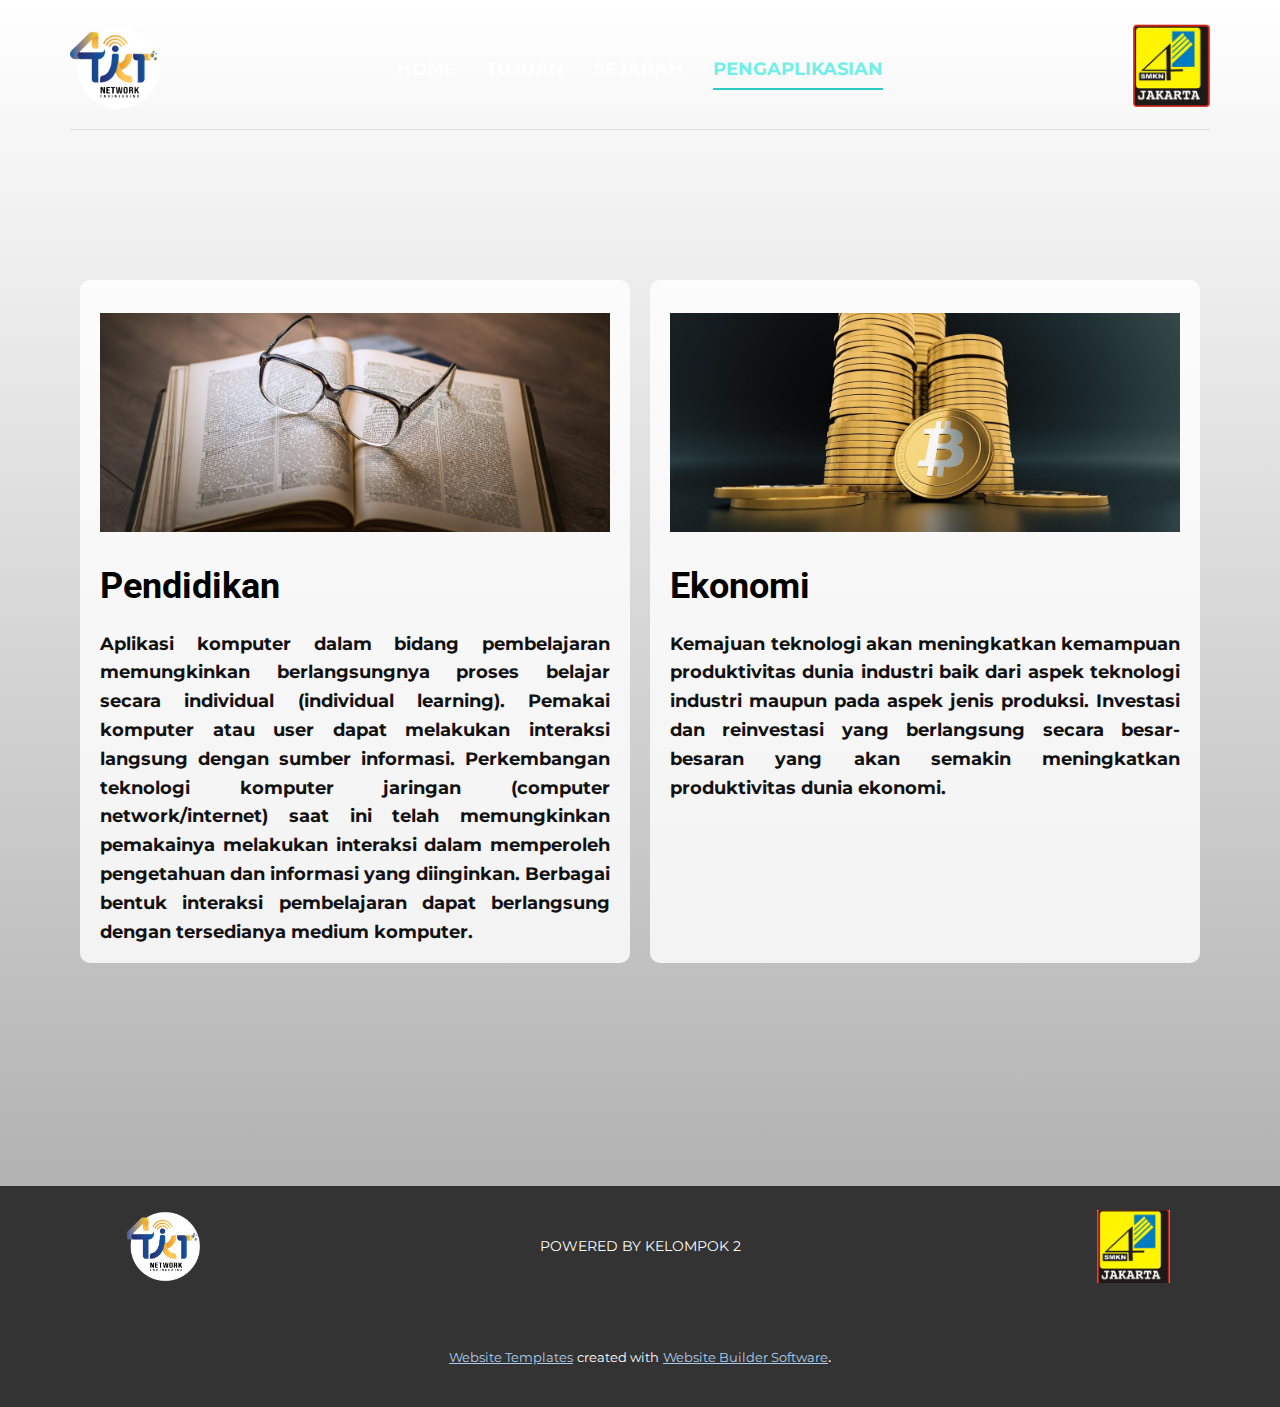
<file: Pengaplikasian.html>
<!DOCTYPE html>
<html style="font-size: 16px;" lang="en"><head>
    <meta name="viewport" content="width=device-width, initial-scale=1.0">
    <meta charset="utf-8">
    <meta name="keywords" content="">
    <meta name="description" content="">
    <title>Pengaplikasian</title>
    <link rel="stylesheet" href="nicepage.css" media="screen">
<link rel="stylesheet" href="Pengaplikasian.css" media="screen">
    <script class="u-script" type="text/javascript" src="jquery.js" defer=""></script>
    <script class="u-script" type="text/javascript" src="nicepage.js" defer=""></script>
    <meta name="generator" content="Nicepage 6.5.3, nicepage.com">
    <link id="u-theme-google-font" rel="stylesheet" href="https://fonts.googleapis.com/css?family=Roboto:100,100i,300,300i,400,400i,500,500i,700,700i,900,900i|Montserrat:100,100i,200,200i,300,300i,400,400i,500,500i,600,600i,700,700i,800,800i,900,900i">
    
    
    
    <script type="application/ld+json">{
		"@context": "http://schema.org",
		"@type": "Organization",
		"name": "",
		"logo": "images/logotkj-removebg-preview.png"
}</script>
    <meta name="theme-color" content="#478ac9">
    <meta property="og:title" content="Pengaplikasian">
    <meta property="og:type" content="website">
  <meta data-intl-tel-input-cdn-path="intlTelInput/"></head>
  <body data-path-to-root="./" data-include-products="false" class="u-body u-overlap u-overlap-contrast u-xl-mode" data-lang="en"><header class="u-header" id="sec-1265" data-animation-name="" data-animation-duration="0" data-animation-delay="0" data-animation-direction=""><div class="u-clearfix u-sheet u-sheet-1">
        <a href="https://nicepage.com" class="u-image u-logo u-image-1" data-image-width="512" data-image-height="488">
          <img src="images/logotkj-removebg-preview.png" class="u-logo-image u-logo-image-1" data-image-width="80">
        </a>
        <nav class="u-menu u-menu-one-level u-offcanvas u-menu-1">
          <div class="menu-collapse" style="font-size: 1.125rem; letter-spacing: 0px; text-transform: uppercase; font-weight: 700;">
            <a class="u-button-style u-custom-active-border-color u-custom-active-color u-custom-border u-custom-border-color u-custom-borders u-custom-hover-border-color u-custom-hover-color u-custom-left-right-menu-spacing u-custom-text-active-color u-custom-text-color u-custom-text-hover-color u-custom-text-shadow u-custom-top-bottom-menu-spacing u-nav-link" href="#">
              <svg class="u-svg-link" viewBox="0 0 24 24"><use xmlns:xlink="http://www.w3.org/1999/xlink" xlink:href="#svg-12d5"></use></svg>
              <svg class="u-svg-content" version="1.1" id="svg-12d5" viewBox="0 0 16 16" x="0px" y="0px" xmlns:xlink="http://www.w3.org/1999/xlink" xmlns="http://www.w3.org/2000/svg"><g><rect y="1" width="16" height="2"></rect><rect y="7" width="16" height="2"></rect><rect y="13" width="16" height="2"></rect>
</g></svg>
            </a>
          </div>
          <div class="u-custom-menu u-nav-container">
            <ul class="u-custom-font u-nav u-spacing-30 u-text-font u-unstyled u-nav-1"><li class="u-nav-item"><a class="u-border-2 u-border-active-palette-4-dark-1 u-border-hover-palette-4-dark-1 u-border-no-left u-border-no-right u-border-no-top u-button-style u-nav-link u-text-active-palette-4-light-1 u-text-hover-palette-4-light-2 u-text-white" href="Home.html" style="padding: 10px 0px;">Home</a>
</li><li class="u-nav-item"><a class="u-border-2 u-border-active-palette-4-dark-1 u-border-hover-palette-4-dark-1 u-border-no-left u-border-no-right u-border-no-top u-button-style u-nav-link u-text-active-palette-4-light-1 u-text-hover-palette-4-light-2 u-text-white" href="Tujuan.html" style="padding: 10px 0px;">Tujuan</a>
</li><li class="u-nav-item"><a class="u-border-2 u-border-active-palette-4-dark-1 u-border-hover-palette-4-dark-1 u-border-no-left u-border-no-right u-border-no-top u-button-style u-nav-link u-text-active-palette-4-light-1 u-text-hover-palette-4-light-2 u-text-white" href="Sejarah.html" style="padding: 10px 0px;">Sejarah</a>
</li><li class="u-nav-item"><a class="u-border-2 u-border-active-palette-4-dark-1 u-border-hover-palette-4-dark-1 u-border-no-left u-border-no-right u-border-no-top u-button-style u-nav-link u-text-active-palette-4-light-1 u-text-hover-palette-4-light-2 u-text-white" href="Pengaplikasian.html" style="padding: 10px 0px;">Pengaplikasian</a>
</li></ul>
          </div>
          <div class="u-custom-menu u-nav-container-collapse">
            <div class="u-black u-container-style u-inner-container-layout u-opacity u-opacity-95 u-sidenav">
              <div class="u-inner-container-layout u-sidenav-overflow">
                <div class="u-menu-close"></div>
                <ul class="u-align-center u-nav u-popupmenu-items u-unstyled u-nav-2"><li class="u-nav-item"><a class="u-button-style u-nav-link" href="Home.html">Home</a>
</li><li class="u-nav-item"><a class="u-button-style u-nav-link" href="Tujuan.html">Tujuan</a>
</li><li class="u-nav-item"><a class="u-button-style u-nav-link" href="Sejarah.html">Sejarah</a>
</li><li class="u-nav-item"><a class="u-button-style u-nav-link" href="Pengaplikasian.html">Pengaplikasian</a>
</li></ul>
              </div>
            </div>
            <div class="u-black u-menu-overlay u-opacity u-opacity-70"></div>
          </div>
        </nav>
        <a href="https://nicepage.com" class="u-image u-logo u-image-2" data-image-width="651" data-image-height="692">
          <img src="images/WhatsAppImage2024-02-29at13.56.31_9aa64351.jpg" class="u-logo-image u-logo-image-2" data-image-width="80">
        </a>
        <div class="u-border-1 u-border-grey-15 u-expanded-width u-line u-line-horizontal u-line-1"></div>
      </div></header>
    <section class="u-clearfix u-image u-shading u-section-1" id="sec-682a" data-image-width="1280" data-image-height="850">
      <div class="u-clearfix u-sheet u-valign-middle u-sheet-1">
        <div class="u-expanded-width u-list u-list-1">
          <div class="u-repeater u-repeater-1">
            <div class="u-container-style u-list-item u-repeater-item">
              <div class="u-container-layout u-similar-container u-container-layout-1">
                <div class="u-container-style u-custom-color-3 u-group u-radius u-shape-round u-group-1">
                  <div class="u-container-layout u-container-layout-2">
                    <img alt="" class="u-expanded-width u-image u-image-default u-image-1" data-image-width="1280" data-image-height="960" src="images/598786642f91aecff1e36e942afba63791a0fe928909333a3960b3d8586f0aa3d87de28a5c8a3f4b0cfe35441b60df7b2144457441fcb8787b5c9d_1280.jpg">
                    <h3 class="u-align-left u-text u-text-black u-text-default u-text-1">Pendidikan</h3>
                    <p class="u-align-justify u-text u-text-body-color u-text-2"> Aplikasi komputer dalam bidang pembelajaran memungkinkan berlangsungnya proses belajar secara individual (individual learning). Pemakai komputer atau user dapat melakukan interaksi langsung dengan sumber informasi. Perkembangan teknologi komputer jaringan (computer network/internet) saat ini telah memungkinkan pemakainya melakukan interaksi dalam memperoleh pengetahuan dan informasi yang diinginkan. Berbagai bentuk interaksi pembelajaran dapat berlangsung dengan tersedianya medium&nbsp;komputer.</p>
                  </div>
                </div>
              </div>
            </div>
            <div class="u-container-style u-list-item u-repeater-item">
              <div class="u-container-layout u-similar-container u-container-layout-3">
                <div class="u-container-align-center u-container-style u-custom-color-3 u-group u-radius u-shape-round u-group-2">
                  <div class="u-container-layout u-container-layout-4">
                    <img alt="" class="u-expanded-width u-image u-image-default u-image-2" data-image-width="1280" data-image-height="720" src="images/b0c43809072df2a3af81cf07a143a108e7bb564121f9fd62106c78d9d36ff1ce54ad1d1e98123b61cd5f6bc04737719c8406d565d112edba28671a_1280.jpg">
                    <h3 class="u-align-left u-text u-text-black u-text-default u-text-3">Ekonomi</h3>
                    <p class="u-align-justify u-text u-text-body-color u-text-4"> Kemajuan teknologi akan meningkatkan kemampuan produktivitas dunia industri baik dari aspek teknologi industri maupun pada aspek jenis produksi. Investasi dan reinvestasi yang berlangsung secara besar-besaran yang akan semakin meningkatkan produktivitas dunia ekonomi.<br>
                    </p>
                  </div>
                </div>
              </div>
            </div>
          </div>
        </div>
      </div>
    </section>
    
    
    
    <footer class="u-align-center u-clearfix u-footer u-grey-80 u-footer" id="sec-96cf"><div class="u-clearfix u-sheet u-sheet-1">
        <p class="u-small-text u-text u-text-variant u-text-1">POWERED BY KELOMPOK 2</p>
        <img class="u-image u-image-default u-image-1" src="images/WhatsAppImage2024-02-29at13.56.31_9aa64351.jpg" alt="" data-image-width="651" data-image-height="692">
        <img class="u-image u-image-default u-image-2" src="images/logotkj-removebg-preview.png" alt="" data-image-width="512" data-image-height="488">
      </div></footer>
    <section class="u-backlink u-clearfix u-grey-80">
      <a class="u-link" href="https://nicepage.com/website-templates" target="_blank">
        <span>Website Templates</span>
      </a>
      <p class="u-text">
        <span>created with</span>
      </p>
      <a class="u-link" href="" target="_blank">
        <span>Website Builder Software</span>
      </a>. 
    </section>
  
</body></html>
</file>
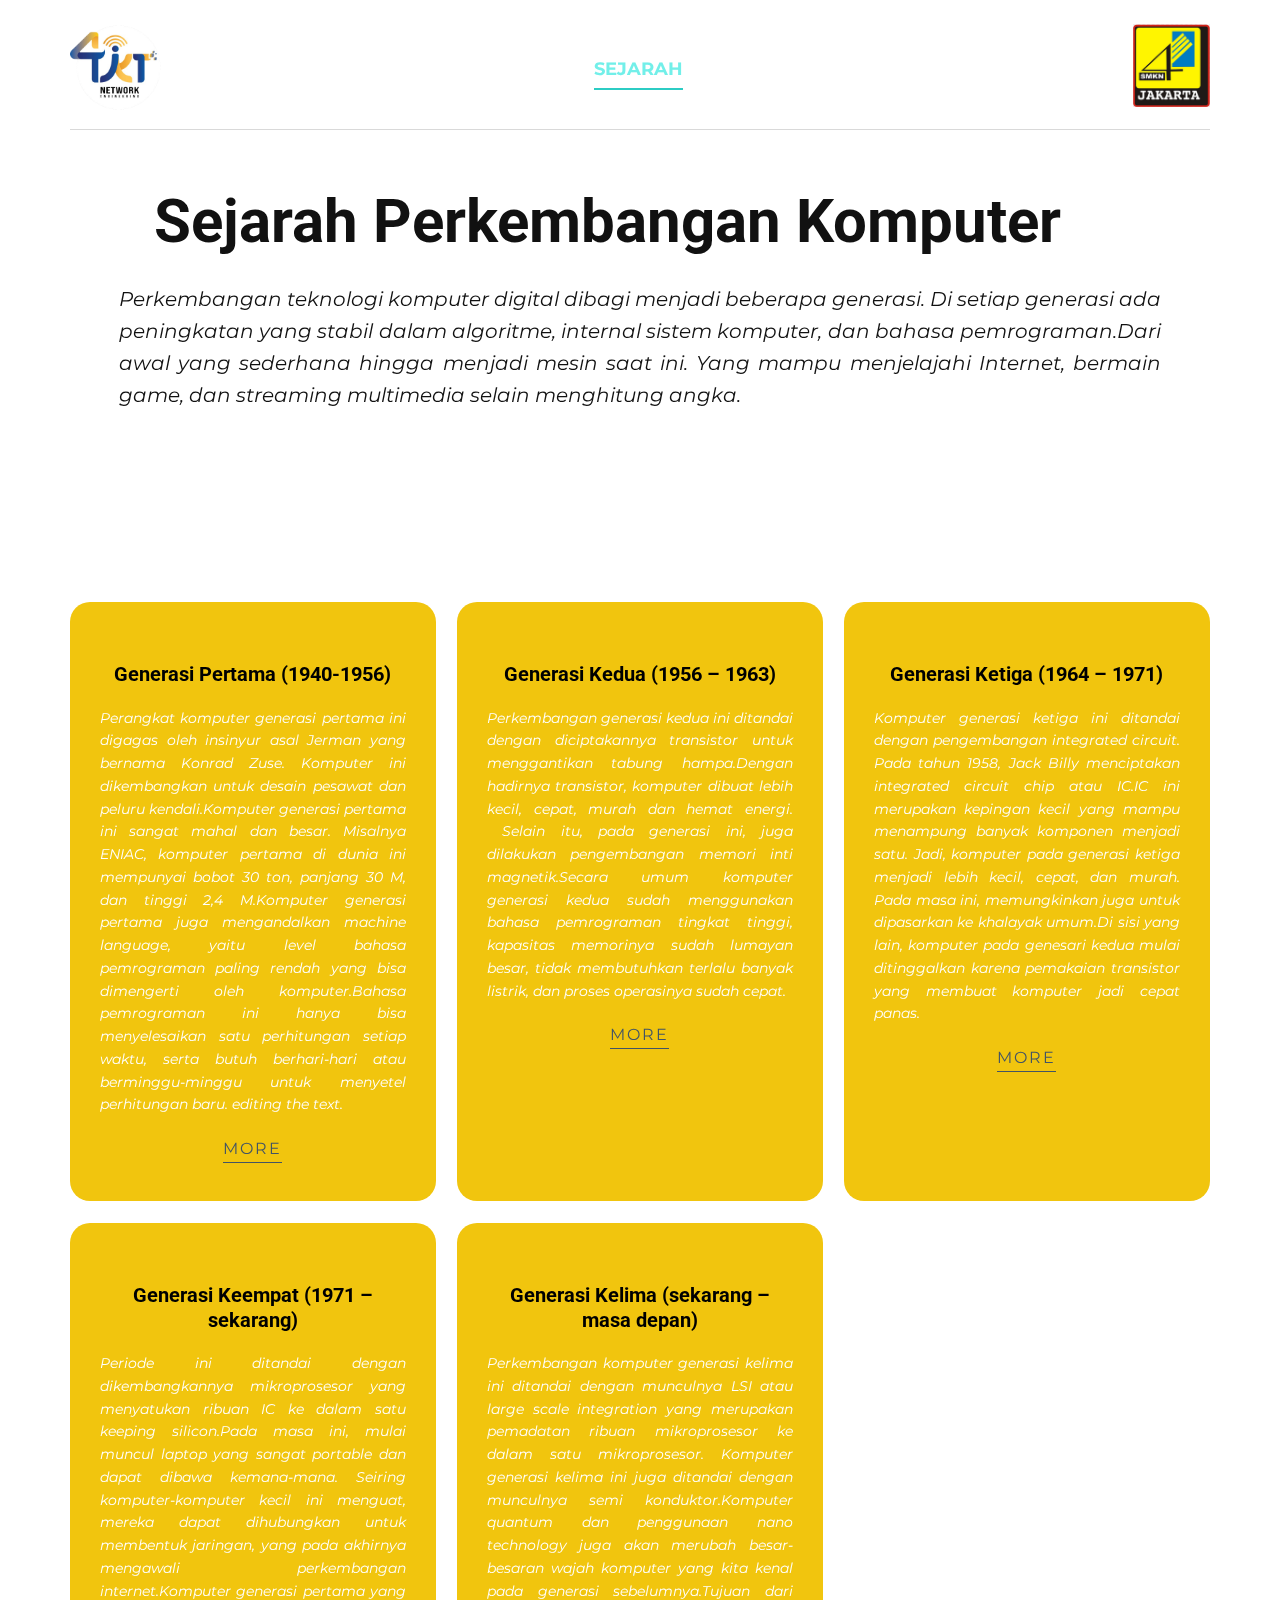
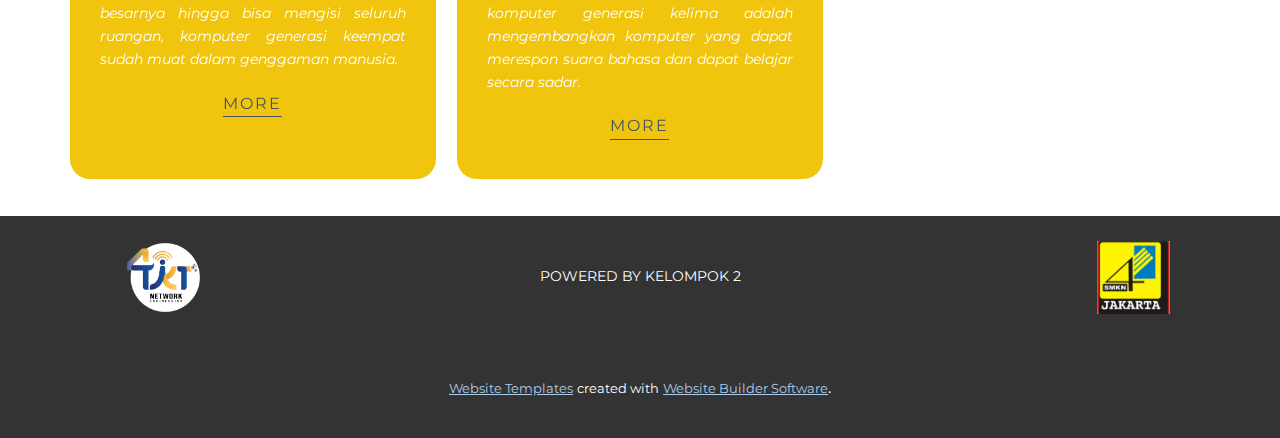
<file: Sejarah.html>
<!DOCTYPE html>
<html style="font-size: 16px;" lang="en"><head>
    <meta name="viewport" content="width=device-width, initial-scale=1.0">
    <meta charset="utf-8">
    <meta name="keywords" content="Sejarah Perkembangan Komputer">
    <meta name="description" content="">
    <title>Sejarah</title>
    <link rel="stylesheet" href="nicepage.css" media="screen">
<link rel="stylesheet" href="Sejarah.css" media="screen">
    <script class="u-script" type="text/javascript" src="jquery.js" defer=""></script>
    <script class="u-script" type="text/javascript" src="nicepage.js" defer=""></script>
    <meta name="generator" content="Nicepage 6.5.3, nicepage.com">
    <link id="u-theme-google-font" rel="stylesheet" href="https://fonts.googleapis.com/css?family=Roboto:100,100i,300,300i,400,400i,500,500i,700,700i,900,900i|Montserrat:100,100i,200,200i,300,300i,400,400i,500,500i,600,600i,700,700i,800,800i,900,900i">
    
    
    
    <script type="application/ld+json">{
		"@context": "http://schema.org",
		"@type": "Organization",
		"name": "",
		"logo": "images/logotkj-removebg-preview.png"
}</script>
    <meta name="theme-color" content="#478ac9">
    <meta property="og:title" content="Sejarah">
    <meta property="og:type" content="website">
  <meta data-intl-tel-input-cdn-path="intlTelInput/"></head>
  <body data-path-to-root="./" data-include-products="false" class="u-body u-overlap u-overlap-transparent u-xl-mode" data-lang="en"><header class="u-header" id="sec-1265" data-animation-name="" data-animation-duration="0" data-animation-delay="0" data-animation-direction=""><div class="u-clearfix u-sheet u-sheet-1">
        <a href="https://nicepage.com" class="u-image u-logo u-image-1" data-image-width="512" data-image-height="488">
          <img src="images/logotkj-removebg-preview.png" class="u-logo-image u-logo-image-1" data-image-width="80">
        </a>
        <nav class="u-menu u-menu-one-level u-offcanvas u-menu-1">
          <div class="menu-collapse" style="font-size: 1.125rem; letter-spacing: 0px; text-transform: uppercase; font-weight: 700;">
            <a class="u-button-style u-custom-active-border-color u-custom-active-color u-custom-border u-custom-border-color u-custom-borders u-custom-hover-border-color u-custom-hover-color u-custom-left-right-menu-spacing u-custom-text-active-color u-custom-text-color u-custom-text-hover-color u-custom-text-shadow u-custom-top-bottom-menu-spacing u-nav-link" href="#">
              <svg class="u-svg-link" viewBox="0 0 24 24"><use xmlns:xlink="http://www.w3.org/1999/xlink" xlink:href="#svg-12d5"></use></svg>
              <svg class="u-svg-content" version="1.1" id="svg-12d5" viewBox="0 0 16 16" x="0px" y="0px" xmlns:xlink="http://www.w3.org/1999/xlink" xmlns="http://www.w3.org/2000/svg"><g><rect y="1" width="16" height="2"></rect><rect y="7" width="16" height="2"></rect><rect y="13" width="16" height="2"></rect>
</g></svg>
            </a>
          </div>
          <div class="u-custom-menu u-nav-container">
            <ul class="u-custom-font u-nav u-spacing-30 u-text-font u-unstyled u-nav-1"><li class="u-nav-item"><a class="u-border-2 u-border-active-palette-4-dark-1 u-border-hover-palette-4-dark-1 u-border-no-left u-border-no-right u-border-no-top u-button-style u-nav-link u-text-active-palette-4-light-1 u-text-hover-palette-4-light-2 u-text-white" href="Home.html" style="padding: 10px 0px;">Home</a>
</li><li class="u-nav-item"><a class="u-border-2 u-border-active-palette-4-dark-1 u-border-hover-palette-4-dark-1 u-border-no-left u-border-no-right u-border-no-top u-button-style u-nav-link u-text-active-palette-4-light-1 u-text-hover-palette-4-light-2 u-text-white" href="Tujuan.html" style="padding: 10px 0px;">Tujuan</a>
</li><li class="u-nav-item"><a class="u-border-2 u-border-active-palette-4-dark-1 u-border-hover-palette-4-dark-1 u-border-no-left u-border-no-right u-border-no-top u-button-style u-nav-link u-text-active-palette-4-light-1 u-text-hover-palette-4-light-2 u-text-white" href="Sejarah.html" style="padding: 10px 0px;">Sejarah</a>
</li><li class="u-nav-item"><a class="u-border-2 u-border-active-palette-4-dark-1 u-border-hover-palette-4-dark-1 u-border-no-left u-border-no-right u-border-no-top u-button-style u-nav-link u-text-active-palette-4-light-1 u-text-hover-palette-4-light-2 u-text-white" href="Pengaplikasian.html" style="padding: 10px 0px;">Pengaplikasian</a>
</li></ul>
          </div>
          <div class="u-custom-menu u-nav-container-collapse">
            <div class="u-black u-container-style u-inner-container-layout u-opacity u-opacity-95 u-sidenav">
              <div class="u-inner-container-layout u-sidenav-overflow">
                <div class="u-menu-close"></div>
                <ul class="u-align-center u-nav u-popupmenu-items u-unstyled u-nav-2"><li class="u-nav-item"><a class="u-button-style u-nav-link" href="Home.html">Home</a>
</li><li class="u-nav-item"><a class="u-button-style u-nav-link" href="Tujuan.html">Tujuan</a>
</li><li class="u-nav-item"><a class="u-button-style u-nav-link" href="Sejarah.html">Sejarah</a>
</li><li class="u-nav-item"><a class="u-button-style u-nav-link" href="Pengaplikasian.html">Pengaplikasian</a>
</li></ul>
              </div>
            </div>
            <div class="u-black u-menu-overlay u-opacity u-opacity-70"></div>
          </div>
        </nav>
        <a href="https://nicepage.com" class="u-image u-logo u-image-2" data-image-width="651" data-image-height="692">
          <img src="images/WhatsAppImage2024-02-29at13.56.31_9aa64351.jpg" class="u-logo-image u-logo-image-2" data-image-width="80">
        </a>
        <div class="u-border-1 u-border-grey-15 u-expanded-width u-line u-line-horizontal u-line-1"></div>
      </div></header>
    <section class="u-align-center u-clearfix u-video u-section-1" src="" id="carousel_88f0">
      <div class="u-background-video u-expanded" style="">
        <div class="embed-responsive embed-responsive-1">
          <iframe style="position: absolute;top: 0;left: 0;width: 100%;height: 100%;" class="embed-responsive-item" src="https://www.youtube.com/embed/B9YKnNtFqds?playlist=B9YKnNtFqds&amp;loop=1&amp;mute=1&amp;showinfo=0&amp;controls=0&amp;start=0&amp;autoplay=1" data-autoplay="1" frameborder="0" allowfullscreen=""></iframe>
        </div>
        <div class="u-video-shading"></div>
      </div>
      <h2 class="u-align-center u-text u-text-body-color u-text-default u-text-1" data-animation-name="customAnimationIn" data-animation-duration="1500">Sejarah Perkembangan Komputer</h2>
      <p class="u-align-justify u-text u-text-body-color u-text-2" data-animation-name="customAnimationIn" data-animation-duration="1500" data-animation-delay="250"> Perkembangan teknologi komputer digital dibagi menjadi beberapa generasi. Di setiap generasi ada peningkatan yang stabil dalam algoritme, internal sistem komputer, dan bahasa pemrograman.Dari awal yang sederhana hingga menjadi mesin saat ini. Yang mampu menjelajahi Internet, bermain game, dan streaming multimedia selain menghitung&nbsp;angka.</p>
      <div class="u-expanded-width u-shape u-shape-rectangle u-white u-shape-1"></div>
      <div class="u-list u-list-1">
        <div class="u-repeater u-repeater-1">
          <div class="u-container-align-center u-container-style u-custom-item u-list-item u-palette-3-base u-radius u-repeater-item u-shape-round u-list-item-1" data-animation-name="customAnimationIn" data-animation-duration="1500" data-animation-delay="500">
            <div class="u-container-layout u-similar-container u-valign-top u-container-layout-1">
              <h4 class="u-align-center u-text u-text-black u-text-3">Generasi Pertama (1940-1956)</h4>
              <p class="u-align-justify u-text u-text-4"> Perangkat komputer generasi pertama ini digagas oleh insinyur asal Jerman yang bernama Konrad Zuse. Komputer ini dikembangkan untuk desain pesawat dan peluru kendali.Komputer generasi pertama ini sangat mahal dan besar. Misalnya ENIAC, komputer pertama di dunia ini mempunyai bobot 30 ton, panjang 30 M, dan tinggi 2,4 M.Komputer generasi pertama juga mengandalkan machine language, yaitu level bahasa pemrograman paling rendah yang bisa dimengerti oleh komputer.Bahasa pemrograman ini hanya bisa menyelesaikan satu perhitungan setiap waktu, serta butuh berhari-hari atau berminggu-minggu untuk menyetel perhitungan baru. editing the text.</p>
              <a href="https://uici.ac.id/ini-sejarah-perkembangan-komputer-dari-generasi-ke-generasi/" class="u-active-none u-align-center u-border-1 u-border-active-grey-60 u-border-hover-grey-60 u-border-no-left u-border-no-right u-border-no-top u-border-palette-1-dark-2 u-btn u-button-style u-hover-none u-none u-text-palette-1-dark-2 u-btn-1">more</a>
            </div>
          </div>
          <div class="u-container-align-center u-container-style u-custom-item u-list-item u-palette-3-base u-radius u-repeater-item u-shape-round u-video-cover u-list-item-2" data-animation-name="customAnimationIn" data-animation-duration="1500" data-animation-delay="500">
            <div class="u-container-layout u-similar-container u-valign-top u-container-layout-2">
              <h4 class="u-align-center u-text u-text-black u-text-5"> Generasi Kedua (1956 – 1963)</h4>
              <p class="u-align-justify u-text u-text-6">Perkembangan generasi kedua ini ditandai dengan diciptakannya transistor untuk menggantikan tabung hampa.Dengan hadirnya transistor, komputer dibuat lebih kecil, cepat, murah dan hemat energi. &nbsp;Selain itu, pada generasi ini, juga dilakukan pengembangan memori inti magnetik.Secara umum komputer generasi kedua sudah menggunakan bahasa pemrograman tingkat tinggi, kapasitas memorinya sudah lumayan besar, tidak membutuhkan terlalu banyak listrik, dan proses operasinya sudah cepat. </p>
              <a href="https://uici.ac.id/ini-sejarah-perkembangan-komputer-dari-generasi-ke-generasi/" class="u-active-none u-align-center u-border-1 u-border-active-grey-60 u-border-hover-grey-60 u-border-no-left u-border-no-right u-border-no-top u-border-palette-1-dark-2 u-btn u-button-style u-hover-none u-none u-text-palette-1-dark-2 u-btn-2">more</a>
            </div>
          </div>
          <div class="u-container-align-center u-container-style u-custom-item u-list-item u-palette-3-base u-radius u-repeater-item u-shape-round u-video-cover u-list-item-3" data-animation-name="customAnimationIn" data-animation-duration="1500" data-animation-delay="500">
            <div class="u-container-layout u-similar-container u-valign-top u-container-layout-3">
              <h4 class="u-align-center u-text u-text-black u-text-7"> Generasi Ketiga (1964 – 1971)</h4>
              <p class="u-align-justify u-text u-text-8"> Komputer generasi ketiga ini ditandai dengan pengembangan integrated circuit. Pada tahun 1958, Jack Billy menciptakan integrated circuit chip atau IC.IC ini merupakan kepingan kecil yang mampu menampung banyak komponen menjadi satu. Jadi, komputer pada generasi ketiga menjadi lebih kecil, cepat, dan murah. Pada masa ini, memungkinkan juga untuk dipasarkan ke khalayak umum.Di sisi yang lain, komputer pada genesari kedua mulai ditinggalkan karena pemakaian transistor yang membuat komputer jadi cepat panas.</p>
              <a href="https://uici.ac.id/ini-sejarah-perkembangan-komputer-dari-generasi-ke-generasi/" class="u-active-none u-align-center u-border-1 u-border-active-grey-60 u-border-hover-grey-60 u-border-no-left u-border-no-right u-border-no-top u-border-palette-1-dark-2 u-btn u-button-style u-hover-none u-none u-text-palette-1-dark-2 u-btn-3">more</a>
            </div>
          </div>
          <div class="u-container-align-center u-container-style u-custom-item u-list-item u-palette-3-base u-radius u-repeater-item u-shape-round u-video-cover u-list-item-4" data-animation-name="customAnimationIn" data-animation-duration="1500" data-animation-delay="500">
            <div class="u-container-layout u-similar-container u-valign-top u-container-layout-4">
              <h4 class="u-align-center u-text u-text-black u-text-9"> Generasi Keempat (1971 – sekarang)</h4>
              <p class="u-align-justify u-text u-text-10"> Periode ini ditandai dengan dikembangkannya mikroprosesor yang menyatukan ribuan IC ke dalam satu keeping silicon.Pada masa ini, mulai muncul laptop yang sangat portable dan dapat dibawa kemana-mana. Seiring komputer-komputer kecil ini menguat, mereka dapat dihubungkan untuk membentuk jaringan, yang pada akhirnya mengawali perkembangan internet.Komputer generasi pertama yang besarnya hingga bisa mengisi seluruh ruangan, komputer generasi keempat sudah muat dalam genggaman manusia.</p>
              <a href="https://uici.ac.id/ini-sejarah-perkembangan-komputer-dari-generasi-ke-generasi/" class="u-active-none u-align-center u-border-1 u-border-active-grey-60 u-border-hover-grey-60 u-border-no-left u-border-no-right u-border-no-top u-border-palette-1-dark-2 u-btn u-button-style u-hover-none u-none u-text-palette-1-dark-2 u-btn-4">more</a>
            </div>
          </div>
          <div class="u-container-align-center u-container-style u-custom-item u-list-item u-palette-3-base u-radius u-repeater-item u-shape-round u-video-cover u-list-item-5" data-animation-name="customAnimationIn" data-animation-duration="1500" data-animation-delay="500">
            <div class="u-container-layout u-similar-container u-valign-top u-container-layout-5">
              <h4 class="u-align-center u-text u-text-black u-text-11"> Generasi Kelima (sekarang – masa depan)</h4>
              <p class="u-align-justify u-text u-text-12"> Perkembangan komputer generasi kelima ini ditandai dengan munculnya LSI atau large scale integration yang merupakan pemadatan ribuan mikroprosesor ke dalam satu mikroprosesor. Komputer generasi kelima ini juga ditandai dengan munculnya semi konduktor.Komputer quantum dan penggunaan nano technology juga akan merubah besar-besaran wajah komputer yang kita kenal pada generasi sebelumnya.Tujuan dari komputer generasi kelima adalah mengembangkan komputer yang dapat merespon suara bahasa dan dapat belajar secara sadar.</p>
              <a href="https://uici.ac.id/ini-sejarah-perkembangan-komputer-dari-generasi-ke-generasi/" class="u-active-none u-align-center u-border-1 u-border-active-grey-60 u-border-hover-grey-60 u-border-no-left u-border-no-right u-border-no-top u-border-palette-1-dark-2 u-btn u-button-style u-hover-none u-none u-text-palette-1-dark-2 u-btn-5">more</a>
            </div>
          </div>
        </div>
      </div>
    </section>
    
    
    
    <footer class="u-align-center u-clearfix u-footer u-grey-80 u-footer" id="sec-96cf"><div class="u-clearfix u-sheet u-sheet-1">
        <p class="u-small-text u-text u-text-variant u-text-1">POWERED BY KELOMPOK 2</p>
        <img class="u-image u-image-default u-image-1" src="images/WhatsAppImage2024-02-29at13.56.31_9aa64351.jpg" alt="" data-image-width="651" data-image-height="692">
        <img class="u-image u-image-default u-image-2" src="images/logotkj-removebg-preview.png" alt="" data-image-width="512" data-image-height="488">
      </div></footer>
    <section class="u-backlink u-clearfix u-grey-80">
      <a class="u-link" href="https://nicepage.com/website-templates" target="_blank">
        <span>Website Templates</span>
      </a>
      <p class="u-text">
        <span>created with</span>
      </p>
      <a class="u-link" href="" target="_blank">
        <span>Website Builder Software</span>
      </a>. 
    </section>
  
</body></html>
</file>
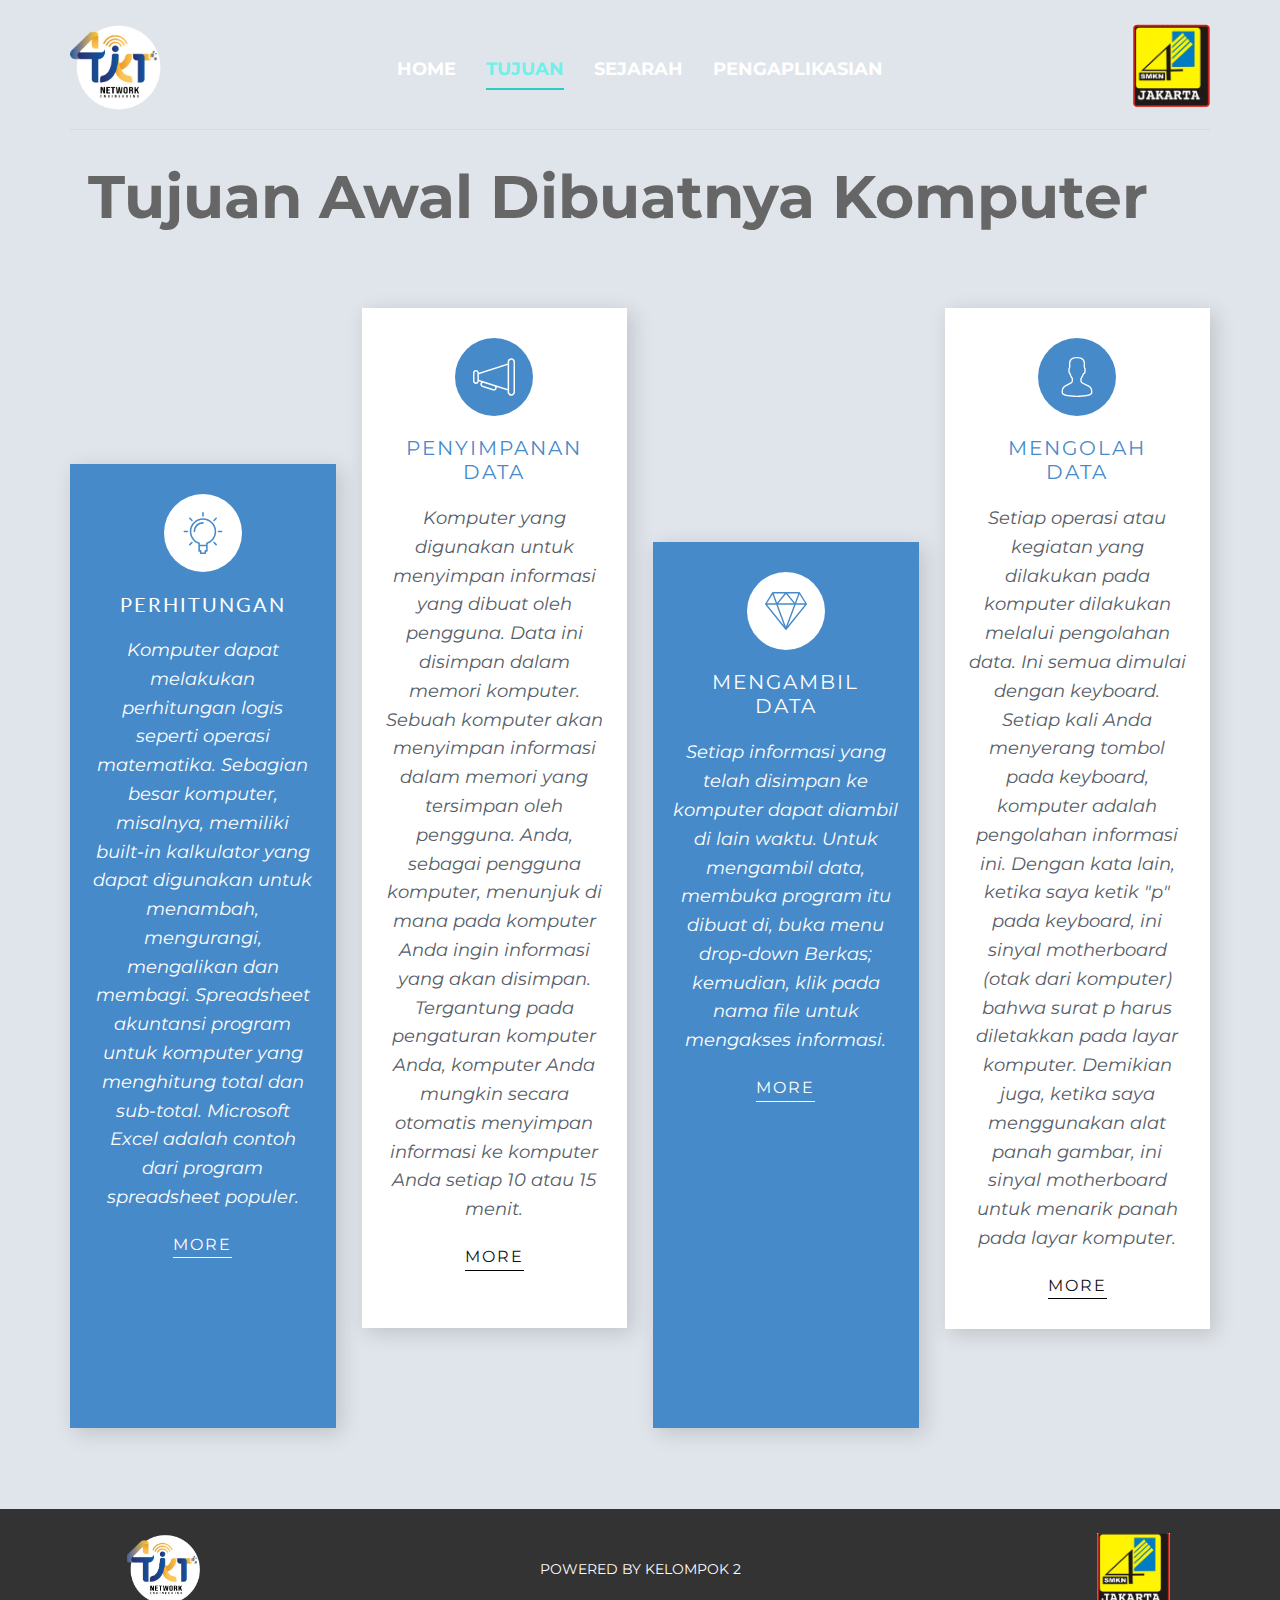
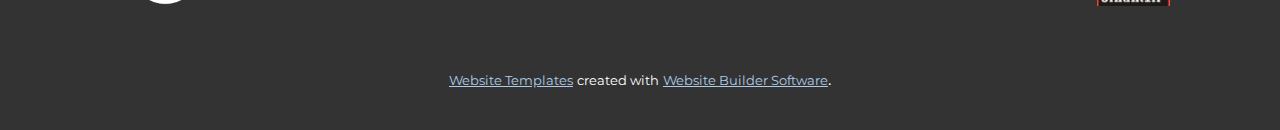
<file: Tujuan.html>
<!DOCTYPE html>
<html style="font-size: 16px;" lang="en"><head>
    <meta name="viewport" content="width=device-width, initial-scale=1.0">
    <meta charset="utf-8">
    <meta name="keywords" content="Tujuan Awal Dibuatnya Komputer">
    <meta name="description" content="">
    <title>Tujuan</title>
    <link rel="stylesheet" href="nicepage.css" media="screen">
<link rel="stylesheet" href="Tujuan.css" media="screen">
    <script class="u-script" type="text/javascript" src="jquery.js" defer=""></script>
    <script class="u-script" type="text/javascript" src="nicepage.js" defer=""></script>
    <meta name="generator" content="Nicepage 6.5.3, nicepage.com">
    <link id="u-theme-google-font" rel="stylesheet" href="https://fonts.googleapis.com/css?family=Roboto:100,100i,300,300i,400,400i,500,500i,700,700i,900,900i|Montserrat:100,100i,200,200i,300,300i,400,400i,500,500i,600,600i,700,700i,800,800i,900,900i">
    <link id="u-page-google-font" rel="stylesheet" href="https://fonts.googleapis.com/css?family=Montserrat:100,100i,200,200i,300,300i,400,400i,500,500i,600,600i,700,700i,800,800i,900,900i|Lato:100,100i,300,300i,400,400i,700,700i,900,900i">
    
    
    
    <script type="application/ld+json">{
		"@context": "http://schema.org",
		"@type": "Organization",
		"name": "",
		"logo": "images/logotkj-removebg-preview.png"
}</script>
    <meta name="theme-color" content="#478ac9">
    <meta property="og:title" content="Tujuan">
    <meta property="og:type" content="website">
  <meta data-intl-tel-input-cdn-path="intlTelInput/"></head>
  <body data-path-to-root="./" data-include-products="false" class="u-body u-overlap u-xl-mode" data-lang="en"><header class="u-header" id="sec-1265" data-animation-name="" data-animation-duration="0" data-animation-delay="0" data-animation-direction=""><div class="u-clearfix u-sheet u-sheet-1">
        <a href="https://nicepage.com" class="u-image u-logo u-image-1" data-image-width="512" data-image-height="488">
          <img src="images/logotkj-removebg-preview.png" class="u-logo-image u-logo-image-1" data-image-width="80">
        </a>
        <nav class="u-menu u-menu-one-level u-offcanvas u-menu-1">
          <div class="menu-collapse" style="font-size: 1.125rem; letter-spacing: 0px; text-transform: uppercase; font-weight: 700;">
            <a class="u-button-style u-custom-active-border-color u-custom-active-color u-custom-border u-custom-border-color u-custom-borders u-custom-hover-border-color u-custom-hover-color u-custom-left-right-menu-spacing u-custom-text-active-color u-custom-text-color u-custom-text-hover-color u-custom-text-shadow u-custom-top-bottom-menu-spacing u-nav-link" href="#">
              <svg class="u-svg-link" viewBox="0 0 24 24"><use xmlns:xlink="http://www.w3.org/1999/xlink" xlink:href="#svg-12d5"></use></svg>
              <svg class="u-svg-content" version="1.1" id="svg-12d5" viewBox="0 0 16 16" x="0px" y="0px" xmlns:xlink="http://www.w3.org/1999/xlink" xmlns="http://www.w3.org/2000/svg"><g><rect y="1" width="16" height="2"></rect><rect y="7" width="16" height="2"></rect><rect y="13" width="16" height="2"></rect>
</g></svg>
            </a>
          </div>
          <div class="u-custom-menu u-nav-container">
            <ul class="u-custom-font u-nav u-spacing-30 u-text-font u-unstyled u-nav-1"><li class="u-nav-item"><a class="u-border-2 u-border-active-palette-4-dark-1 u-border-hover-palette-4-dark-1 u-border-no-left u-border-no-right u-border-no-top u-button-style u-nav-link u-text-active-palette-4-light-1 u-text-hover-palette-4-light-2 u-text-white" href="Home.html" style="padding: 10px 0px;">Home</a>
</li><li class="u-nav-item"><a class="u-border-2 u-border-active-palette-4-dark-1 u-border-hover-palette-4-dark-1 u-border-no-left u-border-no-right u-border-no-top u-button-style u-nav-link u-text-active-palette-4-light-1 u-text-hover-palette-4-light-2 u-text-white" href="Tujuan.html" style="padding: 10px 0px;">Tujuan</a>
</li><li class="u-nav-item"><a class="u-border-2 u-border-active-palette-4-dark-1 u-border-hover-palette-4-dark-1 u-border-no-left u-border-no-right u-border-no-top u-button-style u-nav-link u-text-active-palette-4-light-1 u-text-hover-palette-4-light-2 u-text-white" href="Sejarah.html" style="padding: 10px 0px;">Sejarah</a>
</li><li class="u-nav-item"><a class="u-border-2 u-border-active-palette-4-dark-1 u-border-hover-palette-4-dark-1 u-border-no-left u-border-no-right u-border-no-top u-button-style u-nav-link u-text-active-palette-4-light-1 u-text-hover-palette-4-light-2 u-text-white" href="Pengaplikasian.html" style="padding: 10px 0px;">Pengaplikasian</a>
</li></ul>
          </div>
          <div class="u-custom-menu u-nav-container-collapse">
            <div class="u-black u-container-style u-inner-container-layout u-opacity u-opacity-95 u-sidenav">
              <div class="u-inner-container-layout u-sidenav-overflow">
                <div class="u-menu-close"></div>
                <ul class="u-align-center u-nav u-popupmenu-items u-unstyled u-nav-2"><li class="u-nav-item"><a class="u-button-style u-nav-link" href="Home.html">Home</a>
</li><li class="u-nav-item"><a class="u-button-style u-nav-link" href="Tujuan.html">Tujuan</a>
</li><li class="u-nav-item"><a class="u-button-style u-nav-link" href="Sejarah.html">Sejarah</a>
</li><li class="u-nav-item"><a class="u-button-style u-nav-link" href="Pengaplikasian.html">Pengaplikasian</a>
</li></ul>
              </div>
            </div>
            <div class="u-black u-menu-overlay u-opacity u-opacity-70"></div>
          </div>
        </nav>
        <a href="https://nicepage.com" class="u-image u-logo u-image-2" data-image-width="651" data-image-height="692">
          <img src="images/WhatsAppImage2024-02-29at13.56.31_9aa64351.jpg" class="u-logo-image u-logo-image-2" data-image-width="80">
        </a>
        <div class="u-border-1 u-border-grey-15 u-expanded-width u-line u-line-horizontal u-line-1"></div>
      </div></header>
    <section class="u-clearfix u-palette-5-light-2 u-section-1" id="carousel_b608">
      <div class="u-expanded-width u-shape u-shape-rectangle u-shape-1"></div>
      <h1 class="u-custom-font u-font-montserrat u-text u-text-default u-text-grey-60 u-text-1">Tujuan Awal Dibuatnya Komputer</h1>
      <div class="data-layout-selected u-clearfix u-gutter-26 u-layout-wrap u-layout-wrap-1">
        <div class="u-layout" style="">
          <div class="u-layout-row" style="">
            <div class="u-size-15 u-size-30-md">
              <div class="u-layout-col">
                <div class="u-container-style u-hidden-sm u-hidden-xs u-layout-cell u-size-20 u-layout-cell-1">
                  <div class="u-container-layout u-container-layout-1"></div>
                </div>
                <div class="u-align-center u-container-style u-layout-cell u-palette-1-base u-size-40 u-layout-cell-2" data-animation-name="" data-animation-duration="0" data-animation-delay="0" data-animation-direction="">
                  <div class="u-container-layout u-valign-top u-container-layout-2"><span class="u-icon u-icon-circle u-text-palette-1-base u-white u-icon-1" data-animation-name="" data-animation-duration="0" data-animation-delay="0" data-animation-direction=""><svg class="u-svg-link" preserveAspectRatio="xMidYMin slice" viewBox="0 0 54 54" style=""><use xmlns:xlink="http://www.w3.org/1999/xlink" xlink:href="#svg-dfc3"></use></svg><svg class="u-svg-content" viewBox="0 0 54 54" x="0px" y="0px" id="svg-dfc3" style="enable-background:new 0 0 54 54;"><g><path d="M27,8c-9.374,0-17,7.626-17,17c0,7.112,4.391,13.412,11,15.9V50c0,0.553,0.447,1,1,1h1v2c0,0.553,0.447,1,1,1h6
		c0.553,0,1-0.447,1-1v-2h1c0.553,0,1-0.447,1-1v-9.1c6.609-2.488,11-8.788,11-15.9C44,15.626,36.374,8,27,8z M30,49
		c-0.553,0-1,0.447-1,1v2h-4v-2c0-0.553-0.447-1-1-1h-1v-5h8v5H30z M31.688,39.242C31.277,39.377,31,39.761,31,40.192V42h-8v-1.808
		c0-0.432-0.277-0.815-0.688-0.95C16.145,37.214,12,31.49,12,25c0-8.271,6.729-15,15-15s15,6.729,15,15
		C42,31.49,37.855,37.214,31.688,39.242z"></path><path d="M27,6c0.553,0,1-0.447,1-1V1c0-0.553-0.447-1-1-1s-1,0.447-1,1v4C26,5.553,26.447,6,27,6z"></path><path d="M51,24h-4c-0.553,0-1,0.447-1,1s0.447,1,1,1h4c0.553,0,1-0.447,1-1S51.553,24,51,24z"></path><path d="M7,24H3c-0.553,0-1,0.447-1,1s0.447,1,1,1h4c0.553,0,1-0.447,1-1S7.553,24,7,24z"></path><path d="M43.264,7.322l-2.828,2.828c-0.391,0.391-0.391,1.023,0,1.414c0.195,0.195,0.451,0.293,0.707,0.293
		s0.512-0.098,0.707-0.293l2.828-2.828c0.391-0.391,0.391-1.023,0-1.414S43.654,6.932,43.264,7.322z"></path><path d="M12.15,38.436l-2.828,2.828c-0.391,0.391-0.391,1.023,0,1.414c0.195,0.195,0.451,0.293,0.707,0.293
		s0.512-0.098,0.707-0.293l2.828-2.828c0.391-0.391,0.391-1.023,0-1.414S12.541,38.045,12.15,38.436z"></path><path d="M41.85,38.436c-0.391-0.391-1.023-0.391-1.414,0s-0.391,1.023,0,1.414l2.828,2.828c0.195,0.195,0.451,0.293,0.707,0.293
		s0.512-0.098,0.707-0.293c0.391-0.391,0.391-1.023,0-1.414L41.85,38.436z"></path><path d="M12.15,11.564c0.195,0.195,0.451,0.293,0.707,0.293s0.512-0.098,0.707-0.293c0.391-0.391,0.391-1.023,0-1.414l-2.828-2.828
		c-0.391-0.391-1.023-0.391-1.414,0s-0.391,1.023,0,1.414L12.15,11.564z"></path><path d="M27,13c-6.617,0-12,5.383-12,12c0,0.553,0.447,1,1,1s1-0.447,1-1c0-5.514,4.486-10,10-10c0.553,0,1-0.447,1-1
		S27.553,13,27,13z"></path>
</g></svg></span>
                    <h5 class="u-custom-font u-font-lato u-text u-text-2">Perhitungan</h5>
                    <p class="u-text u-text-3"> Komputer dapat melakukan perhitungan logis seperti operasi matematika. Sebagian besar komputer, misalnya, memiliki built-in kalkulator yang dapat digunakan untuk menambah, mengurangi, mengalikan dan membagi. Spreadsheet akuntansi program untuk komputer yang menghitung total dan sub-total. Microsoft Excel adalah contoh dari program spreadsheet populer.</p>
                    <a href="https://nicepage.best" class="u-active-none u-align-center u-border-1 u-border-active-palette-1-light-2 u-border-hover-palette-1-light-2 u-border-white u-btn u-button-style u-hover-none u-none u-text-body-alt-color u-btn-1" data-animation-name="" data-animation-duration="0" data-animation-delay="0" data-animation-direction="">more</a>
                  </div>
                </div>
              </div>
            </div>
            <div class="u-size-15 u-size-30-md">
              <div class="u-layout-col">
                <div class="u-align-center u-container-style u-layout-cell u-size-40 u-white u-layout-cell-3">
                  <div class="u-container-layout u-valign-top u-container-layout-3"><span class="u-icon u-icon-circle u-palette-1-base u-text-white u-icon-2"><svg class="u-svg-link" preserveAspectRatio="xMidYMin slice" viewBox="0 0 57 57" style=""><use xmlns:xlink="http://www.w3.org/1999/xlink" xlink:href="#svg-b99c"></use></svg><svg class="u-svg-content" viewBox="0 0 57 57" x="0px" y="0px" id="svg-b99c" style="enable-background:new 0 0 57 57;"><path d="M52,3c-2.757,0-5,2.243-5,5v2.268L7.964,22.645C7.781,20.607,6.084,19,4,19c-2.206,0-4,1.794-4,4v11c0,2.206,1.794,4,4,4  c2.084,0,3.781-1.607,3.964-3.645l3.368,1.068c-0.506,0.455-0.913,1.03-1.138,1.722c-0.328,1.014-0.241,2.097,0.246,3.051  c0.486,0.954,1.313,1.66,2.326,1.987l14.27,4.623c0.403,0.131,0.818,0.195,1.23,0.195c0.625,0,1.246-0.148,1.819-0.441  c0.954-0.486,1.66-1.313,1.988-2.326c0.235-0.727,0.249-1.489,0.063-2.214L47,46.732V49c0,2.757,2.243,5,5,5s5-2.243,5-5V8  C57,5.243,54.757,3,52,3z M30.172,43.616c-0.164,0.506-0.518,0.919-0.995,1.162c-0.477,0.244-1.019,0.287-1.523,0.125L13.383,40.28  c-0.505-0.164-0.918-0.517-1.161-0.995c-0.244-0.478-0.289-1.019-0.125-1.523c0.274-0.846,1.061-1.384,1.905-1.384  c0.203,0,0.41,0.031,0.613,0.097l14.271,4.623C29.935,41.438,30.512,42.567,30.172,43.616z M6,34c0,1.103-0.897,2-2,2s-2-0.897-2-2  V23c0-1.103,0.897-2,2-2s2,0.897,2,2v0.268v10.465V34z M8,32.268v-7.535l39-12.366v32.268L8,32.268z M55,49c0,1.654-1.346,3-3,3  s-3-1.346-3-3v-1.634V9.634V8c0-1.654,1.346-3,3-3s3,1.346,3,3V49z"></path></svg></span>
                    <h5 class="u-custom-font u-font-montserrat u-text u-text-palette-1-base u-text-4">penyimpanan<br>data
                    </h5>
                    <p class="u-text u-text-palette-5-dark-2 u-text-5"> Komputer yang digunakan untuk menyimpan informasi yang dibuat oleh pengguna. Data ini disimpan dalam memori komputer. Sebuah komputer akan menyimpan informasi dalam memori yang tersimpan oleh pengguna. Anda, sebagai pengguna komputer, menunjuk di mana pada komputer Anda ingin informasi yang akan disimpan. Tergantung pada pengaturan komputer Anda, komputer Anda mungkin secara otomatis menyimpan informasi ke komputer Anda setiap 10 atau 15 menit.</p>
                    <a href="https://nicepage.dev" class="u-active-none u-align-center u-border-1 u-border-active-grey-60 u-border-black u-border-hover-grey-60 u-btn u-button-style u-hover-none u-none u-text-body-color u-btn-2">more</a>
                  </div>
                </div>
                <div class="u-container-style u-hidden-sm u-hidden-xs u-layout-cell u-size-20 u-layout-cell-4">
                  <div class="u-container-layout u-container-layout-4"></div>
                </div>
              </div>
            </div>
            <div class="u-size-15 u-size-30-md">
              <div class="u-layout-col">
                <div class="u-container-style u-hidden-sm u-hidden-xs u-layout-cell u-size-20 u-layout-cell-5">
                  <div class="u-container-layout u-container-layout-5"></div>
                </div>
                <div class="u-align-center u-container-style u-layout-cell u-palette-1-base u-size-40 u-layout-cell-6">
                  <div class="u-container-layout u-valign-top u-container-layout-6"><span class="u-icon u-icon-circle u-text-palette-1-base u-white u-icon-3"><svg class="u-svg-link" preserveAspectRatio="xMidYMin slice" viewBox="0 0 59.986 59.986" style=""><use xmlns:xlink="http://www.w3.org/1999/xlink" xlink:href="#svg-d14b"></use></svg><svg class="u-svg-content" viewBox="0 0 59.986 59.986" x="0px" y="0px" id="svg-d14b" style="enable-background:new 0 0 59.986 59.986;"><path d="M59.972,20.164c0.007-0.041,0.011-0.081,0.013-0.123c0.002-0.049,0.001-0.096-0.003-0.145  c-0.004-0.042-0.01-0.082-0.02-0.123c-0.011-0.048-0.026-0.094-0.044-0.14c-0.009-0.024-0.011-0.049-0.022-0.072  c-0.008-0.017-0.022-0.03-0.031-0.047c-0.009-0.017-0.013-0.035-0.023-0.052l-10-16c-0.046-0.073-0.1-0.139-0.161-0.197  c-0.001-0.001-0.002-0.001-0.003-0.002c-0.086-0.081-0.188-0.139-0.297-0.185c-0.014-0.006-0.023-0.018-0.038-0.024  c-0.011-0.004-0.023-0.002-0.034-0.005c-0.101-0.034-0.205-0.057-0.314-0.057h-38c-0.108,0-0.211,0.023-0.31,0.056  c-0.011,0.003-0.022,0.001-0.032,0.005c-0.015,0.005-0.024,0.017-0.038,0.023c-0.104,0.043-0.202,0.099-0.287,0.175  c-0.005,0.005-0.012,0.008-0.017,0.012c-0.062,0.058-0.117,0.125-0.163,0.198l-10,16c-0.01,0.016-0.014,0.035-0.023,0.052  c-0.009,0.017-0.023,0.03-0.031,0.047c-0.011,0.023-0.013,0.048-0.023,0.072c-0.018,0.046-0.033,0.092-0.044,0.14  c-0.009,0.041-0.016,0.082-0.02,0.124C0,19.945-0.001,19.993,0.001,20.041c0.002,0.042,0.006,0.082,0.013,0.123  c0.008,0.048,0.021,0.095,0.037,0.142c0.013,0.039,0.027,0.077,0.045,0.115c0.009,0.018,0.012,0.038,0.022,0.056  c0.016,0.029,0.04,0.051,0.058,0.078c0.014,0.021,0.022,0.044,0.039,0.064l28.989,35.986c0.002,0.003,0.004,0.005,0.006,0.007  l0.005,0.007c0.003,0.004,0.008,0.005,0.011,0.009c0.082,0.099,0.184,0.174,0.295,0.234c0.03,0.016,0.058,0.03,0.089,0.043  c0.121,0.051,0.249,0.087,0.383,0.087c0.114,0,0.229-0.02,0.343-0.061c0.017-0.006,0.028-0.02,0.045-0.027  c0.051-0.021,0.091-0.055,0.137-0.084c0.076-0.048,0.147-0.098,0.206-0.163c0.014-0.015,0.035-0.022,0.048-0.038l29-36  c0.016-0.02,0.024-0.044,0.039-0.064c0.019-0.027,0.042-0.049,0.058-0.078c0.01-0.018,0.013-0.038,0.022-0.056  c0.018-0.038,0.032-0.075,0.045-0.115C59.95,20.259,59.964,20.213,59.972,20.164z M32.095,4.993h15.459l-4.86,13.045L32.095,4.993z   M40.892,18.993H19.095L29.993,5.58L40.892,18.993z M17.222,18.125L12.423,4.993h15.469L17.222,18.125z M41.593,20.993  L29.818,52.599L18.269,20.993H41.593z M49.221,6.246l7.967,12.748H44.472L49.221,6.246z M10.756,6.259l4.653,12.734H2.798  L10.756,6.259z M16.14,20.993l10.839,29.664L3.083,20.993H16.14z M32.39,51.423l11.337-30.43h13.176L32.39,51.423z"></path></svg></span>
                    <h5 class="u-custom-font u-font-montserrat u-text u-text-6">mengambil<br>data
                    </h5>
                    <p class="u-text u-text-7"> Setiap informasi yang telah disimpan ke komputer dapat diambil di lain waktu. Untuk mengambil data, membuka program itu dibuat di, buka menu drop-down Berkas; kemudian, klik pada nama file untuk mengakses informasi.</p>
                    <a href="https://nicepage.best" class="u-active-none u-align-center u-border-1 u-border-active-palette-1-light-2 u-border-hover-palette-1-light-2 u-border-white u-btn u-button-style u-hover-none u-none u-text-body-alt-color u-btn-3">more</a>
                  </div>
                </div>
              </div>
            </div>
            <div class="u-size-15 u-size-30-md" style="">
              <div class="u-layout-col" style="">
                <div class="u-align-center u-container-style u-layout-cell u-size-40 u-white u-layout-cell-7">
                  <div class="u-container-layout u-valign-top u-container-layout-7"><span class="u-icon u-icon-circle u-palette-1-base u-text-white u-icon-4"><svg class="u-svg-link" preserveAspectRatio="xMidYMin slice" viewBox="0 0 60 60" style=""><use xmlns:xlink="http://www.w3.org/1999/xlink" xlink:href="#svg-097b"></use></svg><svg class="u-svg-content" viewBox="0 0 60 60" x="0px" y="0px" id="svg-097b" style="enable-background:new 0 0 60 60;"><path d="M48.014,42.889l-9.553-4.776C37.56,37.662,37,36.756,37,35.748v-3.381c0.229-0.28,0.47-0.599,0.719-0.951
	c1.239-1.75,2.232-3.698,2.954-5.799C42.084,24.97,43,23.575,43,22v-4c0-0.963-0.36-1.896-1-2.625v-5.319
	c0.056-0.55,0.276-3.824-2.092-6.525C37.854,1.188,34.521,0,30,0s-7.854,1.188-9.908,3.53C17.724,6.231,17.944,9.506,18,10.056
	v5.319c-0.64,0.729-1,1.662-1,2.625v4c0,1.217,0.553,2.352,1.497,3.109c0.916,3.627,2.833,6.36,3.503,7.237v3.309
	c0,0.968-0.528,1.856-1.377,2.32l-8.921,4.866C8.801,44.424,7,47.458,7,50.762V54c0,4.746,15.045,6,23,6s23-1.254,23-6v-3.043
	C53,47.519,51.089,44.427,48.014,42.889z M51,54c0,1.357-7.412,4-21,4S9,55.357,9,54v-3.238c0-2.571,1.402-4.934,3.659-6.164
	l8.921-4.866C23.073,38.917,24,37.354,24,35.655v-4.019l-0.233-0.278c-0.024-0.029-2.475-2.994-3.41-7.065l-0.091-0.396l-0.341-0.22
	C19.346,23.303,19,22.676,19,22v-4c0-0.561,0.238-1.084,0.67-1.475L20,16.228V10l-0.009-0.131c-0.003-0.027-0.343-2.799,1.605-5.021
	C23.253,2.958,26.081,2,30,2c3.905,0,6.727,0.951,8.386,2.828c1.947,2.201,1.625,5.017,1.623,5.041L40,16.228l0.33,0.298
	C40.762,16.916,41,17.439,41,18v4c0,0.873-0.572,1.637-1.422,1.899l-0.498,0.153l-0.16,0.495c-0.669,2.081-1.622,4.003-2.834,5.713
	c-0.297,0.421-0.586,0.794-0.837,1.079L35,31.623v4.125c0,1.77,0.983,3.361,2.566,4.153l9.553,4.776
	C49.513,45.874,51,48.28,51,50.957V54z"></path></svg></span>
                    <h5 class="u-custom-font u-font-montserrat u-text u-text-palette-1-base u-text-8">mengolah<br>data
                    </h5>
                    <p class="u-text u-text-palette-5-dark-2 u-text-9"> Setiap operasi atau kegiatan yang dilakukan pada komputer dilakukan melalui pengolahan data. Ini semua dimulai dengan keyboard. Setiap kali Anda menyerang tombol pada keyboard, komputer adalah pengolahan informasi ini. Dengan kata lain, ketika saya ketik "p" pada keyboard, ini sinyal motherboard (otak dari komputer) bahwa surat p harus diletakkan pada layar komputer. Demikian juga, ketika saya menggunakan alat panah gambar, ini sinyal motherboard untuk menarik panah pada layar komputer.</p>
                    <a href="https://nicepage.one" class="u-active-none u-align-center u-border-1 u-border-active-grey-60 u-border-black u-border-hover-grey-60 u-btn u-button-style u-hover-none u-none u-text-body-color u-btn-4">more</a>
                  </div>
                </div>
                <div class="u-container-style u-hidden-sm u-hidden-xs u-layout-cell u-shape-rectangle u-size-20 u-layout-cell-8">
                  <div class="u-container-layout u-container-layout-8"></div>
                </div>
              </div>
            </div>
          </div>
        </div>
      </div>
    </section>
    
    
    
    <footer class="u-align-center u-clearfix u-footer u-grey-80 u-footer" id="sec-96cf"><div class="u-clearfix u-sheet u-sheet-1">
        <p class="u-small-text u-text u-text-variant u-text-1">POWERED BY KELOMPOK 2</p>
        <img class="u-image u-image-default u-image-1" src="images/WhatsAppImage2024-02-29at13.56.31_9aa64351.jpg" alt="" data-image-width="651" data-image-height="692">
        <img class="u-image u-image-default u-image-2" src="images/logotkj-removebg-preview.png" alt="" data-image-width="512" data-image-height="488">
      </div></footer>
    <section class="u-backlink u-clearfix u-grey-80">
      <a class="u-link" href="https://nicepage.com/website-templates" target="_blank">
        <span>Website Templates</span>
      </a>
      <p class="u-text">
        <span>created with</span>
      </p>
      <a class="u-link" href="" target="_blank">
        <span>Website Builder Software</span>
      </a>. 
    </section>
  
</body></html>
</file>
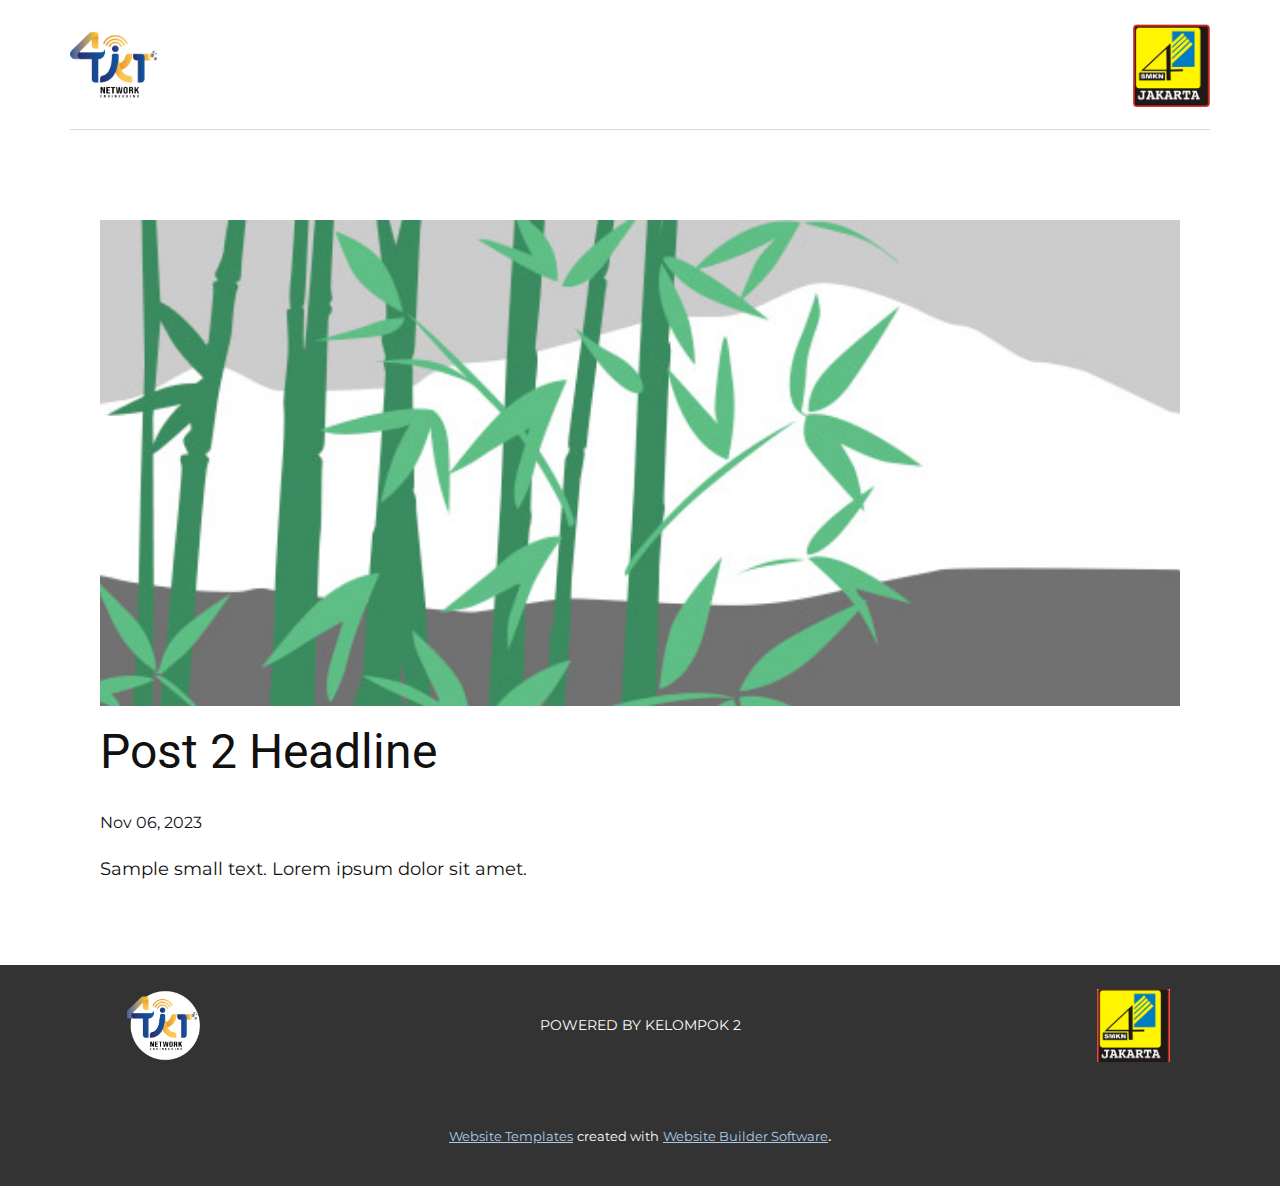
<file: blog/post-1.html>
<!DOCTYPE html>
<html style="font-size: 16px;" lang="en"><head>
    <meta name="viewport" content="width=device-width, initial-scale=1.0">
    <meta charset="utf-8">
    <meta name="keywords" content="Post 1 Headline">
    <meta name="description" content="">
    <title>Post 2 Headline</title>
    <link rel="stylesheet" href="../nicepage.css" media="screen">
<link rel="stylesheet" href="../Post-Template.css" media="screen">
    <script class="u-script" type="text/javascript" src="../jquery.js" defer=""></script>
    <script class="u-script" type="text/javascript" src="../nicepage.js" defer=""></script>
    <meta name="generator" content="Nicepage 6.5.3, nicepage.com">
    <link id="u-theme-google-font" rel="stylesheet" href="https://fonts.googleapis.com/css?family=Roboto:100,100i,300,300i,400,400i,500,500i,700,700i,900,900i|Montserrat:100,100i,200,200i,300,300i,400,400i,500,500i,600,600i,700,700i,800,800i,900,900i">
    
    
    
    <script type="application/ld+json">{
		"@context": "http://schema.org",
		"@type": "Organization",
		"name": "",
		"logo": "images/logotkj-removebg-preview.png"
}</script>
    <meta name="theme-color" content="#478ac9">
  <meta data-intl-tel-input-cdn-path="intlTelInput/"></head>
  <body data-path-to-root="./" data-include-products="false" class="u-body u-xl-mode" data-lang="en"><header class="u-header" id="sec-1265" data-animation-name="" data-animation-duration="0" data-animation-delay="0" data-animation-direction=""><div class="u-clearfix u-sheet u-sheet-1">
        <a href="https://nicepage.com" class="u-image u-logo u-image-1" data-image-width="512" data-image-height="488">
          <img src="../images/logotkj-removebg-preview.png" class="u-logo-image u-logo-image-1" data-image-width="80">
        </a>
        <nav class="u-menu u-menu-one-level u-offcanvas u-menu-1">
          <div class="menu-collapse" style="font-size: 1.125rem; letter-spacing: 0px; text-transform: uppercase; font-weight: 700;">
            <a class="u-button-style u-custom-active-border-color u-custom-active-color u-custom-border u-custom-border-color u-custom-borders u-custom-hover-border-color u-custom-hover-color u-custom-left-right-menu-spacing u-custom-text-active-color u-custom-text-color u-custom-text-hover-color u-custom-text-shadow u-custom-top-bottom-menu-spacing u-nav-link" href="#">
              <svg class="u-svg-link" viewBox="0 0 24 24"><use xmlns:xlink="http://www.w3.org/1999/xlink" xlink:href="#svg-12d5"></use></svg>
              <svg class="u-svg-content" version="1.1" id="svg-12d5" viewBox="0 0 16 16" x="0px" y="0px" xmlns:xlink="http://www.w3.org/1999/xlink" xmlns="http://www.w3.org/2000/svg"><g><rect y="1" width="16" height="2"></rect><rect y="7" width="16" height="2"></rect><rect y="13" width="16" height="2"></rect>
</g></svg>
            </a>
          </div>
          <div class="u-custom-menu u-nav-container">
            <ul class="u-custom-font u-nav u-spacing-30 u-text-font u-unstyled u-nav-1"><li class="u-nav-item"><a class="u-border-2 u-border-active-palette-4-dark-1 u-border-hover-palette-4-dark-1 u-border-no-left u-border-no-right u-border-no-top u-button-style u-nav-link u-text-active-palette-4-light-1 u-text-hover-palette-4-light-2 u-text-white" href="../Home.html" style="padding: 10px 0px;">Home</a>
</li><li class="u-nav-item"><a class="u-border-2 u-border-active-palette-4-dark-1 u-border-hover-palette-4-dark-1 u-border-no-left u-border-no-right u-border-no-top u-button-style u-nav-link u-text-active-palette-4-light-1 u-text-hover-palette-4-light-2 u-text-white" href="../Tujuan.html" style="padding: 10px 0px;">Tujuan</a>
</li><li class="u-nav-item"><a class="u-border-2 u-border-active-palette-4-dark-1 u-border-hover-palette-4-dark-1 u-border-no-left u-border-no-right u-border-no-top u-button-style u-nav-link u-text-active-palette-4-light-1 u-text-hover-palette-4-light-2 u-text-white" href="../Sejarah.html" style="padding: 10px 0px;">Sejarah</a>
</li><li class="u-nav-item"><a class="u-border-2 u-border-active-palette-4-dark-1 u-border-hover-palette-4-dark-1 u-border-no-left u-border-no-right u-border-no-top u-button-style u-nav-link u-text-active-palette-4-light-1 u-text-hover-palette-4-light-2 u-text-white" href="../Pengaplikasian.html" style="padding: 10px 0px;">Pengaplikasian</a>
</li></ul>
          </div>
          <div class="u-custom-menu u-nav-container-collapse">
            <div class="u-black u-container-style u-inner-container-layout u-opacity u-opacity-95 u-sidenav">
              <div class="u-inner-container-layout u-sidenav-overflow">
                <div class="u-menu-close"></div>
                <ul class="u-align-center u-nav u-popupmenu-items u-unstyled u-nav-2"><li class="u-nav-item"><a class="u-button-style u-nav-link" href="../Home.html">Home</a>
</li><li class="u-nav-item"><a class="u-button-style u-nav-link" href="../Tujuan.html">Tujuan</a>
</li><li class="u-nav-item"><a class="u-button-style u-nav-link" href="../Sejarah.html">Sejarah</a>
</li><li class="u-nav-item"><a class="u-button-style u-nav-link" href="../Pengaplikasian.html">Pengaplikasian</a>
</li></ul>
              </div>
            </div>
            <div class="u-black u-menu-overlay u-opacity u-opacity-70"></div>
          </div>
        </nav>
        <a href="https://nicepage.com" class="u-image u-logo u-image-2" data-image-width="651" data-image-height="692">
          <img src="../images/WhatsAppImage2024-02-29at13.56.31_9aa64351.jpg" class="u-logo-image u-logo-image-2" data-image-width="80">
        </a>
        <div class="u-border-1 u-border-grey-15 u-expanded-width u-line u-line-horizontal u-line-1"></div>
      </div></header>
    <section class="u-align-center u-clearfix u-section-1" id="sec-125f">
      <div class="u-clearfix u-sheet u-valign-middle-md u-valign-middle-sm u-valign-middle-xs u-sheet-1"><!--post_details--><!--post_details_options_json--><!--{"source":""}--><!--/post_details_options_json--><!--blog_post-->
        <div class="u-container-style u-expanded-width u-post-details u-post-details-1">
          <div class="u-container-layout u-valign-middle u-container-layout-1"><!--blog_post_image-->
            <img alt="" class="u-blog-control u-expanded-width u-image u-image-default u-image-1" src="../images/68f64b9d.jpeg"><!--/blog_post_image--><!--blog_post_header-->
            <h2 class="u-blog-control u-text u-text-1">Post 2 Headline</h2><!--/blog_post_header--><!--blog_post_metadata-->
            <div class="u-blog-control u-metadata u-metadata-1"><!--blog_post_metadata_date-->
              <span class="u-meta-date u-meta-icon">Nov 06, 2023</span><!--/blog_post_metadata_date--><!--blog_post_metadata_category-->
              <!--/blog_post_metadata_category--><!--blog_post_metadata_comments-->
              <!--/blog_post_metadata_comments-->
            </div><!--/blog_post_metadata--><!--blog_post_content-->
            <div class="u-align-justify u-blog-control u-post-content u-text u-text-2 fr-view">
  Sample small text. Lorem ipsum dolor sit amet.
  </div><!--/blog_post_content-->
          </div>
        </div><!--/blog_post--><!--/post_details-->
      </div>
    </section>
    
    
    
    <footer class="u-align-center u-clearfix u-footer u-grey-80 u-footer" id="sec-96cf"><div class="u-clearfix u-sheet u-sheet-1">
        <p class="u-small-text u-text u-text-variant u-text-1">POWERED BY KELOMPOK 2</p>
        <img class="u-image u-image-default u-image-1" src="../images/WhatsAppImage2024-02-29at13.56.31_9aa64351.jpg" alt="" data-image-width="651" data-image-height="692">
        <img class="u-image u-image-default u-image-2" src="../images/logotkj-removebg-preview.png" alt="" data-image-width="512" data-image-height="488">
      </div></footer>
    <section class="u-backlink u-clearfix u-grey-80">
      <a class="u-link" href="https://nicepage.com/website-templates" target="_blank">
        <span>Website Templates</span>
      </a>
      <p class="u-text">
        <span>created with</span>
      </p>
      <a class="u-link" href="" target="_blank">
        <span>Website Builder Software</span>
      </a>. 
    </section>
  
</body></html>
</file>
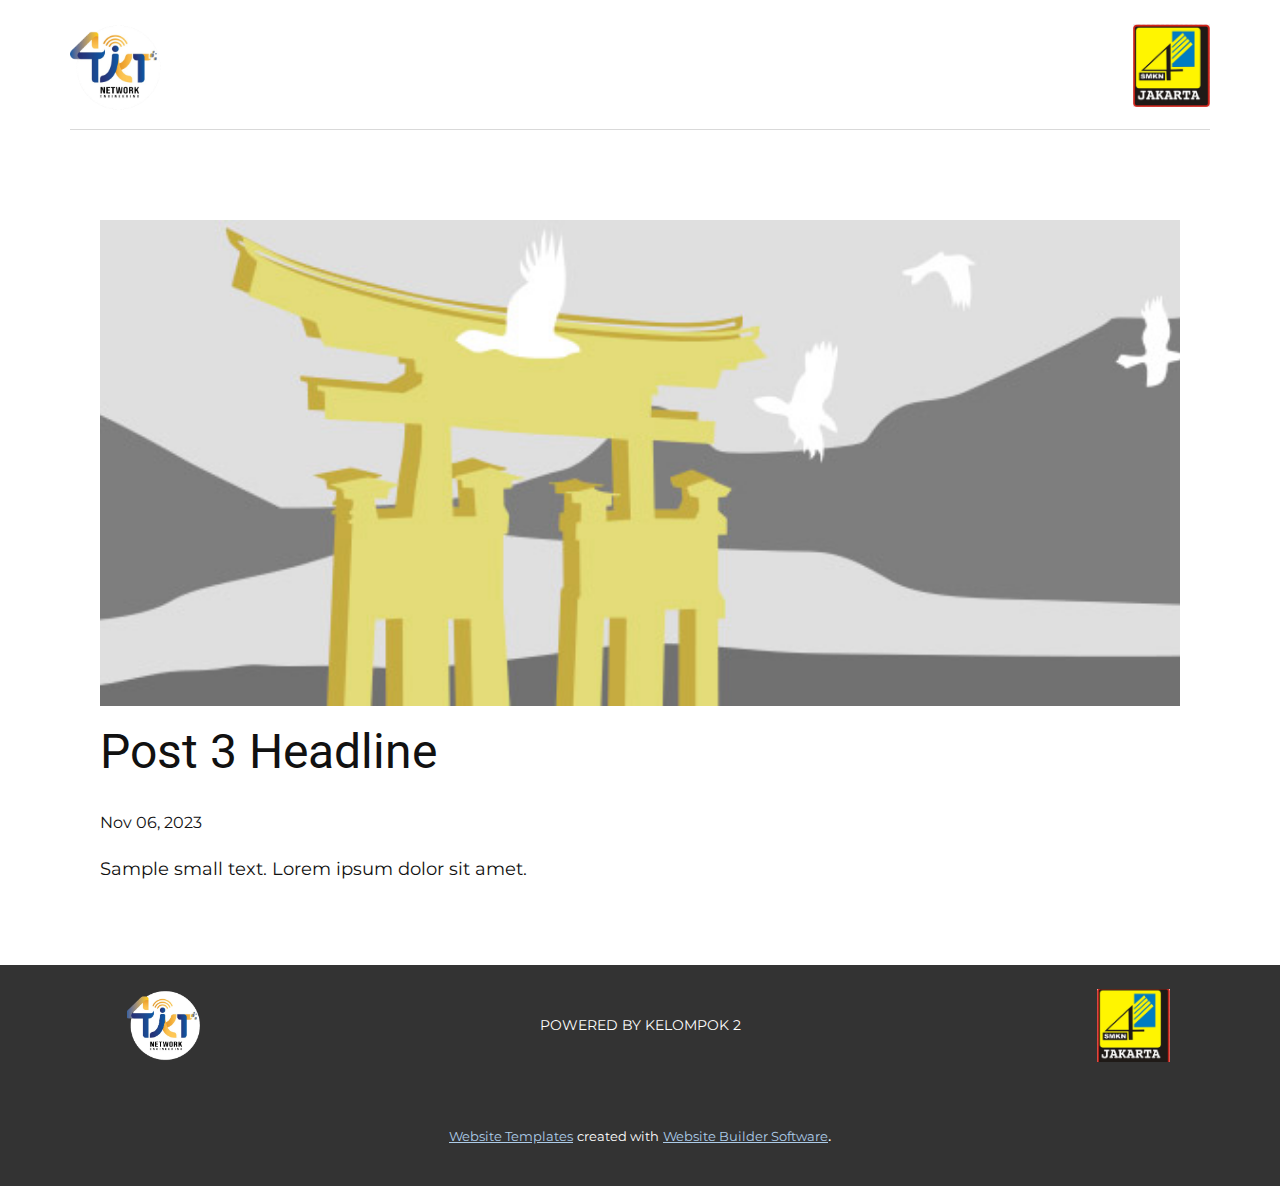
<file: blog/post-2.html>
<!DOCTYPE html>
<html style="font-size: 16px;" lang="en"><head>
    <meta name="viewport" content="width=device-width, initial-scale=1.0">
    <meta charset="utf-8">
    <meta name="keywords" content="Post 1 Headline">
    <meta name="description" content="">
    <title>Post 3 Headline</title>
    <link rel="stylesheet" href="../nicepage.css" media="screen">
<link rel="stylesheet" href="../Post-Template.css" media="screen">
    <script class="u-script" type="text/javascript" src="../jquery.js" defer=""></script>
    <script class="u-script" type="text/javascript" src="../nicepage.js" defer=""></script>
    <meta name="generator" content="Nicepage 6.5.3, nicepage.com">
    <link id="u-theme-google-font" rel="stylesheet" href="https://fonts.googleapis.com/css?family=Roboto:100,100i,300,300i,400,400i,500,500i,700,700i,900,900i|Montserrat:100,100i,200,200i,300,300i,400,400i,500,500i,600,600i,700,700i,800,800i,900,900i">
    
    
    
    <script type="application/ld+json">{
		"@context": "http://schema.org",
		"@type": "Organization",
		"name": "",
		"logo": "images/logotkj-removebg-preview.png"
}</script>
    <meta name="theme-color" content="#478ac9">
  <meta data-intl-tel-input-cdn-path="intlTelInput/"></head>
  <body data-path-to-root="./" data-include-products="false" class="u-body u-xl-mode" data-lang="en"><header class="u-header" id="sec-1265" data-animation-name="" data-animation-duration="0" data-animation-delay="0" data-animation-direction=""><div class="u-clearfix u-sheet u-sheet-1">
        <a href="https://nicepage.com" class="u-image u-logo u-image-1" data-image-width="512" data-image-height="488">
          <img src="../images/logotkj-removebg-preview.png" class="u-logo-image u-logo-image-1" data-image-width="80">
        </a>
        <nav class="u-menu u-menu-one-level u-offcanvas u-menu-1">
          <div class="menu-collapse" style="font-size: 1.125rem; letter-spacing: 0px; text-transform: uppercase; font-weight: 700;">
            <a class="u-button-style u-custom-active-border-color u-custom-active-color u-custom-border u-custom-border-color u-custom-borders u-custom-hover-border-color u-custom-hover-color u-custom-left-right-menu-spacing u-custom-text-active-color u-custom-text-color u-custom-text-hover-color u-custom-text-shadow u-custom-top-bottom-menu-spacing u-nav-link" href="#">
              <svg class="u-svg-link" viewBox="0 0 24 24"><use xmlns:xlink="http://www.w3.org/1999/xlink" xlink:href="#svg-12d5"></use></svg>
              <svg class="u-svg-content" version="1.1" id="svg-12d5" viewBox="0 0 16 16" x="0px" y="0px" xmlns:xlink="http://www.w3.org/1999/xlink" xmlns="http://www.w3.org/2000/svg"><g><rect y="1" width="16" height="2"></rect><rect y="7" width="16" height="2"></rect><rect y="13" width="16" height="2"></rect>
</g></svg>
            </a>
          </div>
          <div class="u-custom-menu u-nav-container">
            <ul class="u-custom-font u-nav u-spacing-30 u-text-font u-unstyled u-nav-1"><li class="u-nav-item"><a class="u-border-2 u-border-active-palette-4-dark-1 u-border-hover-palette-4-dark-1 u-border-no-left u-border-no-right u-border-no-top u-button-style u-nav-link u-text-active-palette-4-light-1 u-text-hover-palette-4-light-2 u-text-white" href="../Home.html" style="padding: 10px 0px;">Home</a>
</li><li class="u-nav-item"><a class="u-border-2 u-border-active-palette-4-dark-1 u-border-hover-palette-4-dark-1 u-border-no-left u-border-no-right u-border-no-top u-button-style u-nav-link u-text-active-palette-4-light-1 u-text-hover-palette-4-light-2 u-text-white" href="../Tujuan.html" style="padding: 10px 0px;">Tujuan</a>
</li><li class="u-nav-item"><a class="u-border-2 u-border-active-palette-4-dark-1 u-border-hover-palette-4-dark-1 u-border-no-left u-border-no-right u-border-no-top u-button-style u-nav-link u-text-active-palette-4-light-1 u-text-hover-palette-4-light-2 u-text-white" href="../Sejarah.html" style="padding: 10px 0px;">Sejarah</a>
</li><li class="u-nav-item"><a class="u-border-2 u-border-active-palette-4-dark-1 u-border-hover-palette-4-dark-1 u-border-no-left u-border-no-right u-border-no-top u-button-style u-nav-link u-text-active-palette-4-light-1 u-text-hover-palette-4-light-2 u-text-white" href="../Pengaplikasian.html" style="padding: 10px 0px;">Pengaplikasian</a>
</li></ul>
          </div>
          <div class="u-custom-menu u-nav-container-collapse">
            <div class="u-black u-container-style u-inner-container-layout u-opacity u-opacity-95 u-sidenav">
              <div class="u-inner-container-layout u-sidenav-overflow">
                <div class="u-menu-close"></div>
                <ul class="u-align-center u-nav u-popupmenu-items u-unstyled u-nav-2"><li class="u-nav-item"><a class="u-button-style u-nav-link" href="../Home.html">Home</a>
</li><li class="u-nav-item"><a class="u-button-style u-nav-link" href="../Tujuan.html">Tujuan</a>
</li><li class="u-nav-item"><a class="u-button-style u-nav-link" href="../Sejarah.html">Sejarah</a>
</li><li class="u-nav-item"><a class="u-button-style u-nav-link" href="../Pengaplikasian.html">Pengaplikasian</a>
</li></ul>
              </div>
            </div>
            <div class="u-black u-menu-overlay u-opacity u-opacity-70"></div>
          </div>
        </nav>
        <a href="https://nicepage.com" class="u-image u-logo u-image-2" data-image-width="651" data-image-height="692">
          <img src="../images/WhatsAppImage2024-02-29at13.56.31_9aa64351.jpg" class="u-logo-image u-logo-image-2" data-image-width="80">
        </a>
        <div class="u-border-1 u-border-grey-15 u-expanded-width u-line u-line-horizontal u-line-1"></div>
      </div></header>
    <section class="u-align-center u-clearfix u-section-1" id="sec-125f">
      <div class="u-clearfix u-sheet u-valign-middle-md u-valign-middle-sm u-valign-middle-xs u-sheet-1"><!--post_details--><!--post_details_options_json--><!--{"source":""}--><!--/post_details_options_json--><!--blog_post-->
        <div class="u-container-style u-expanded-width u-post-details u-post-details-1">
          <div class="u-container-layout u-valign-middle u-container-layout-1"><!--blog_post_image-->
            <img alt="" class="u-blog-control u-expanded-width u-image u-image-default u-image-1" src="../images/8ad73f3c.jpeg"><!--/blog_post_image--><!--blog_post_header-->
            <h2 class="u-blog-control u-text u-text-1">Post 3 Headline</h2><!--/blog_post_header--><!--blog_post_metadata-->
            <div class="u-blog-control u-metadata u-metadata-1"><!--blog_post_metadata_date-->
              <span class="u-meta-date u-meta-icon">Nov 06, 2023</span><!--/blog_post_metadata_date--><!--blog_post_metadata_category-->
              <!--/blog_post_metadata_category--><!--blog_post_metadata_comments-->
              <!--/blog_post_metadata_comments-->
            </div><!--/blog_post_metadata--><!--blog_post_content-->
            <div class="u-align-justify u-blog-control u-post-content u-text u-text-2 fr-view">
  Sample small text. Lorem ipsum dolor sit amet.
  </div><!--/blog_post_content-->
          </div>
        </div><!--/blog_post--><!--/post_details-->
      </div>
    </section>
    
    
    
    <footer class="u-align-center u-clearfix u-footer u-grey-80 u-footer" id="sec-96cf"><div class="u-clearfix u-sheet u-sheet-1">
        <p class="u-small-text u-text u-text-variant u-text-1">POWERED BY KELOMPOK 2</p>
        <img class="u-image u-image-default u-image-1" src="../images/WhatsAppImage2024-02-29at13.56.31_9aa64351.jpg" alt="" data-image-width="651" data-image-height="692">
        <img class="u-image u-image-default u-image-2" src="../images/logotkj-removebg-preview.png" alt="" data-image-width="512" data-image-height="488">
      </div></footer>
    <section class="u-backlink u-clearfix u-grey-80">
      <a class="u-link" href="https://nicepage.com/website-templates" target="_blank">
        <span>Website Templates</span>
      </a>
      <p class="u-text">
        <span>created with</span>
      </p>
      <a class="u-link" href="" target="_blank">
        <span>Website Builder Software</span>
      </a>. 
    </section>
  
</body></html>
</file>
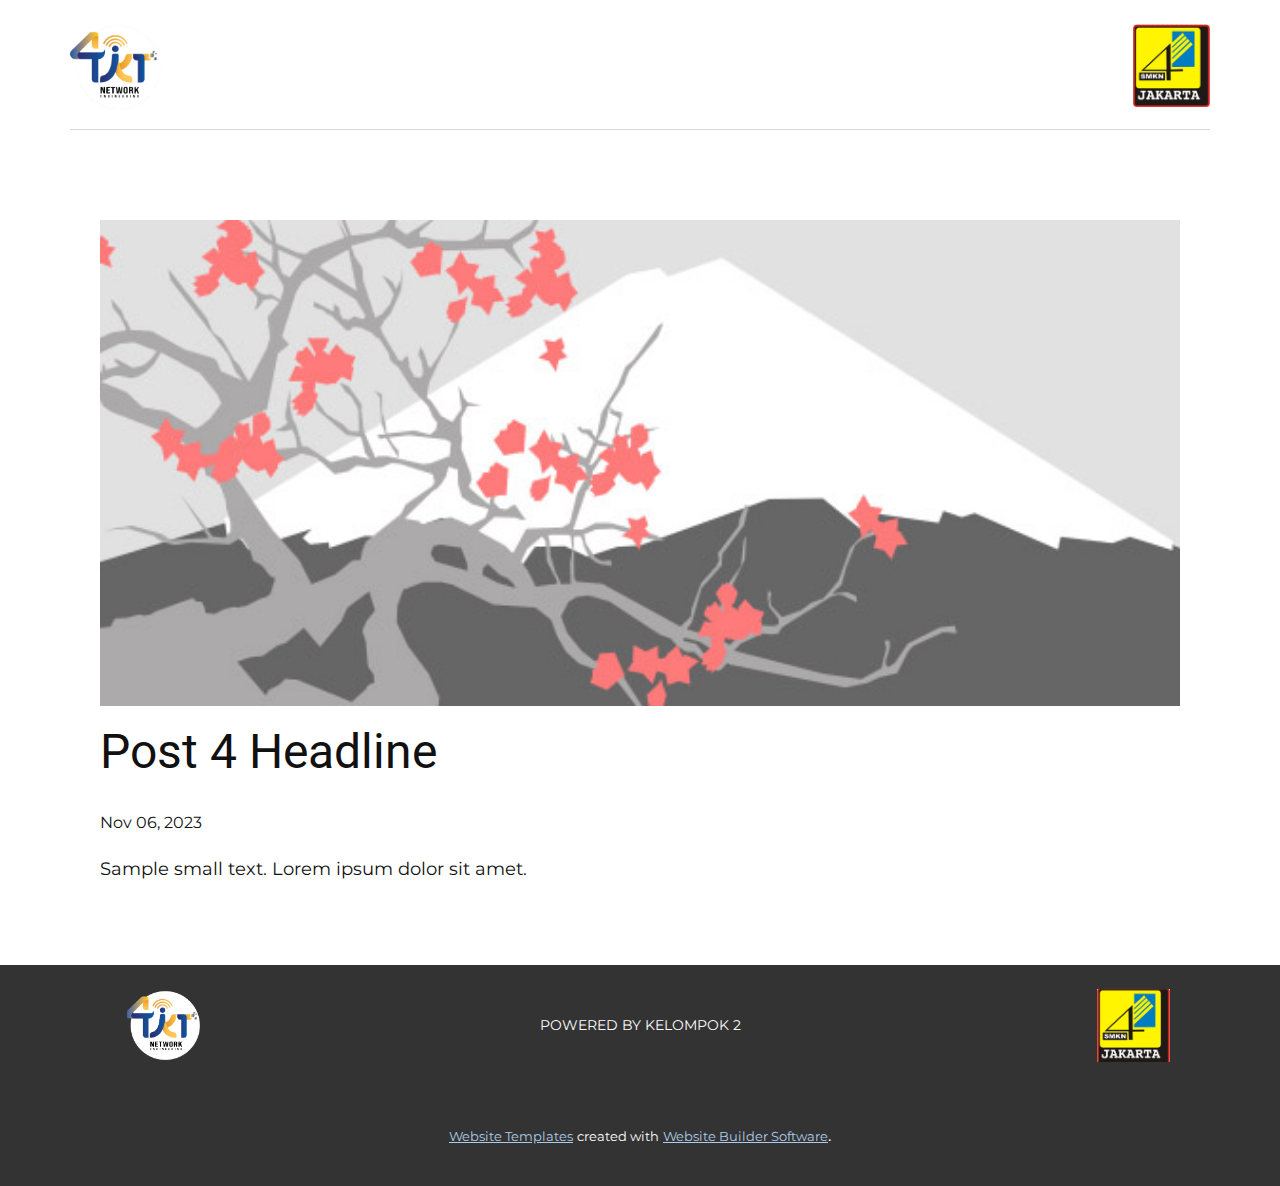
<file: blog/post-3.html>
<!DOCTYPE html>
<html style="font-size: 16px;" lang="en"><head>
    <meta name="viewport" content="width=device-width, initial-scale=1.0">
    <meta charset="utf-8">
    <meta name="keywords" content="Post 1 Headline">
    <meta name="description" content="">
    <title>Post 4 Headline</title>
    <link rel="stylesheet" href="../nicepage.css" media="screen">
<link rel="stylesheet" href="../Post-Template.css" media="screen">
    <script class="u-script" type="text/javascript" src="../jquery.js" defer=""></script>
    <script class="u-script" type="text/javascript" src="../nicepage.js" defer=""></script>
    <meta name="generator" content="Nicepage 6.5.3, nicepage.com">
    <link id="u-theme-google-font" rel="stylesheet" href="https://fonts.googleapis.com/css?family=Roboto:100,100i,300,300i,400,400i,500,500i,700,700i,900,900i|Montserrat:100,100i,200,200i,300,300i,400,400i,500,500i,600,600i,700,700i,800,800i,900,900i">
    
    
    
    <script type="application/ld+json">{
		"@context": "http://schema.org",
		"@type": "Organization",
		"name": "",
		"logo": "images/logotkj-removebg-preview.png"
}</script>
    <meta name="theme-color" content="#478ac9">
  <meta data-intl-tel-input-cdn-path="intlTelInput/"></head>
  <body data-path-to-root="./" data-include-products="false" class="u-body u-xl-mode" data-lang="en"><header class="u-header" id="sec-1265" data-animation-name="" data-animation-duration="0" data-animation-delay="0" data-animation-direction=""><div class="u-clearfix u-sheet u-sheet-1">
        <a href="https://nicepage.com" class="u-image u-logo u-image-1" data-image-width="512" data-image-height="488">
          <img src="../images/logotkj-removebg-preview.png" class="u-logo-image u-logo-image-1" data-image-width="80">
        </a>
        <nav class="u-menu u-menu-one-level u-offcanvas u-menu-1">
          <div class="menu-collapse" style="font-size: 1.125rem; letter-spacing: 0px; text-transform: uppercase; font-weight: 700;">
            <a class="u-button-style u-custom-active-border-color u-custom-active-color u-custom-border u-custom-border-color u-custom-borders u-custom-hover-border-color u-custom-hover-color u-custom-left-right-menu-spacing u-custom-text-active-color u-custom-text-color u-custom-text-hover-color u-custom-text-shadow u-custom-top-bottom-menu-spacing u-nav-link" href="#">
              <svg class="u-svg-link" viewBox="0 0 24 24"><use xmlns:xlink="http://www.w3.org/1999/xlink" xlink:href="#svg-12d5"></use></svg>
              <svg class="u-svg-content" version="1.1" id="svg-12d5" viewBox="0 0 16 16" x="0px" y="0px" xmlns:xlink="http://www.w3.org/1999/xlink" xmlns="http://www.w3.org/2000/svg"><g><rect y="1" width="16" height="2"></rect><rect y="7" width="16" height="2"></rect><rect y="13" width="16" height="2"></rect>
</g></svg>
            </a>
          </div>
          <div class="u-custom-menu u-nav-container">
            <ul class="u-custom-font u-nav u-spacing-30 u-text-font u-unstyled u-nav-1"><li class="u-nav-item"><a class="u-border-2 u-border-active-palette-4-dark-1 u-border-hover-palette-4-dark-1 u-border-no-left u-border-no-right u-border-no-top u-button-style u-nav-link u-text-active-palette-4-light-1 u-text-hover-palette-4-light-2 u-text-white" href="../Home.html" style="padding: 10px 0px;">Home</a>
</li><li class="u-nav-item"><a class="u-border-2 u-border-active-palette-4-dark-1 u-border-hover-palette-4-dark-1 u-border-no-left u-border-no-right u-border-no-top u-button-style u-nav-link u-text-active-palette-4-light-1 u-text-hover-palette-4-light-2 u-text-white" href="../Tujuan.html" style="padding: 10px 0px;">Tujuan</a>
</li><li class="u-nav-item"><a class="u-border-2 u-border-active-palette-4-dark-1 u-border-hover-palette-4-dark-1 u-border-no-left u-border-no-right u-border-no-top u-button-style u-nav-link u-text-active-palette-4-light-1 u-text-hover-palette-4-light-2 u-text-white" href="../Sejarah.html" style="padding: 10px 0px;">Sejarah</a>
</li><li class="u-nav-item"><a class="u-border-2 u-border-active-palette-4-dark-1 u-border-hover-palette-4-dark-1 u-border-no-left u-border-no-right u-border-no-top u-button-style u-nav-link u-text-active-palette-4-light-1 u-text-hover-palette-4-light-2 u-text-white" href="../Pengaplikasian.html" style="padding: 10px 0px;">Pengaplikasian</a>
</li></ul>
          </div>
          <div class="u-custom-menu u-nav-container-collapse">
            <div class="u-black u-container-style u-inner-container-layout u-opacity u-opacity-95 u-sidenav">
              <div class="u-inner-container-layout u-sidenav-overflow">
                <div class="u-menu-close"></div>
                <ul class="u-align-center u-nav u-popupmenu-items u-unstyled u-nav-2"><li class="u-nav-item"><a class="u-button-style u-nav-link" href="../Home.html">Home</a>
</li><li class="u-nav-item"><a class="u-button-style u-nav-link" href="../Tujuan.html">Tujuan</a>
</li><li class="u-nav-item"><a class="u-button-style u-nav-link" href="../Sejarah.html">Sejarah</a>
</li><li class="u-nav-item"><a class="u-button-style u-nav-link" href="../Pengaplikasian.html">Pengaplikasian</a>
</li></ul>
              </div>
            </div>
            <div class="u-black u-menu-overlay u-opacity u-opacity-70"></div>
          </div>
        </nav>
        <a href="https://nicepage.com" class="u-image u-logo u-image-2" data-image-width="651" data-image-height="692">
          <img src="../images/WhatsAppImage2024-02-29at13.56.31_9aa64351.jpg" class="u-logo-image u-logo-image-2" data-image-width="80">
        </a>
        <div class="u-border-1 u-border-grey-15 u-expanded-width u-line u-line-horizontal u-line-1"></div>
      </div></header>
    <section class="u-align-center u-clearfix u-section-1" id="sec-125f">
      <div class="u-clearfix u-sheet u-valign-middle-md u-valign-middle-sm u-valign-middle-xs u-sheet-1"><!--post_details--><!--post_details_options_json--><!--{"source":""}--><!--/post_details_options_json--><!--blog_post-->
        <div class="u-container-style u-expanded-width u-post-details u-post-details-1">
          <div class="u-container-layout u-valign-middle u-container-layout-1"><!--blog_post_image-->
            <img alt="" class="u-blog-control u-expanded-width u-image u-image-default u-image-1" src="../images/0fd3416c.jpeg"><!--/blog_post_image--><!--blog_post_header-->
            <h2 class="u-blog-control u-text u-text-1">Post 4 Headline</h2><!--/blog_post_header--><!--blog_post_metadata-->
            <div class="u-blog-control u-metadata u-metadata-1"><!--blog_post_metadata_date-->
              <span class="u-meta-date u-meta-icon">Nov 06, 2023</span><!--/blog_post_metadata_date--><!--blog_post_metadata_category-->
              <!--/blog_post_metadata_category--><!--blog_post_metadata_comments-->
              <!--/blog_post_metadata_comments-->
            </div><!--/blog_post_metadata--><!--blog_post_content-->
            <div class="u-align-justify u-blog-control u-post-content u-text u-text-2 fr-view">
  Sample small text. Lorem ipsum dolor sit amet.
  </div><!--/blog_post_content-->
          </div>
        </div><!--/blog_post--><!--/post_details-->
      </div>
    </section>
    
    
    
    <footer class="u-align-center u-clearfix u-footer u-grey-80 u-footer" id="sec-96cf"><div class="u-clearfix u-sheet u-sheet-1">
        <p class="u-small-text u-text u-text-variant u-text-1">POWERED BY KELOMPOK 2</p>
        <img class="u-image u-image-default u-image-1" src="../images/WhatsAppImage2024-02-29at13.56.31_9aa64351.jpg" alt="" data-image-width="651" data-image-height="692">
        <img class="u-image u-image-default u-image-2" src="../images/logotkj-removebg-preview.png" alt="" data-image-width="512" data-image-height="488">
      </div></footer>
    <section class="u-backlink u-clearfix u-grey-80">
      <a class="u-link" href="https://nicepage.com/website-templates" target="_blank">
        <span>Website Templates</span>
      </a>
      <p class="u-text">
        <span>created with</span>
      </p>
      <a class="u-link" href="" target="_blank">
        <span>Website Builder Software</span>
      </a>. 
    </section>
  
</body></html>
</file>
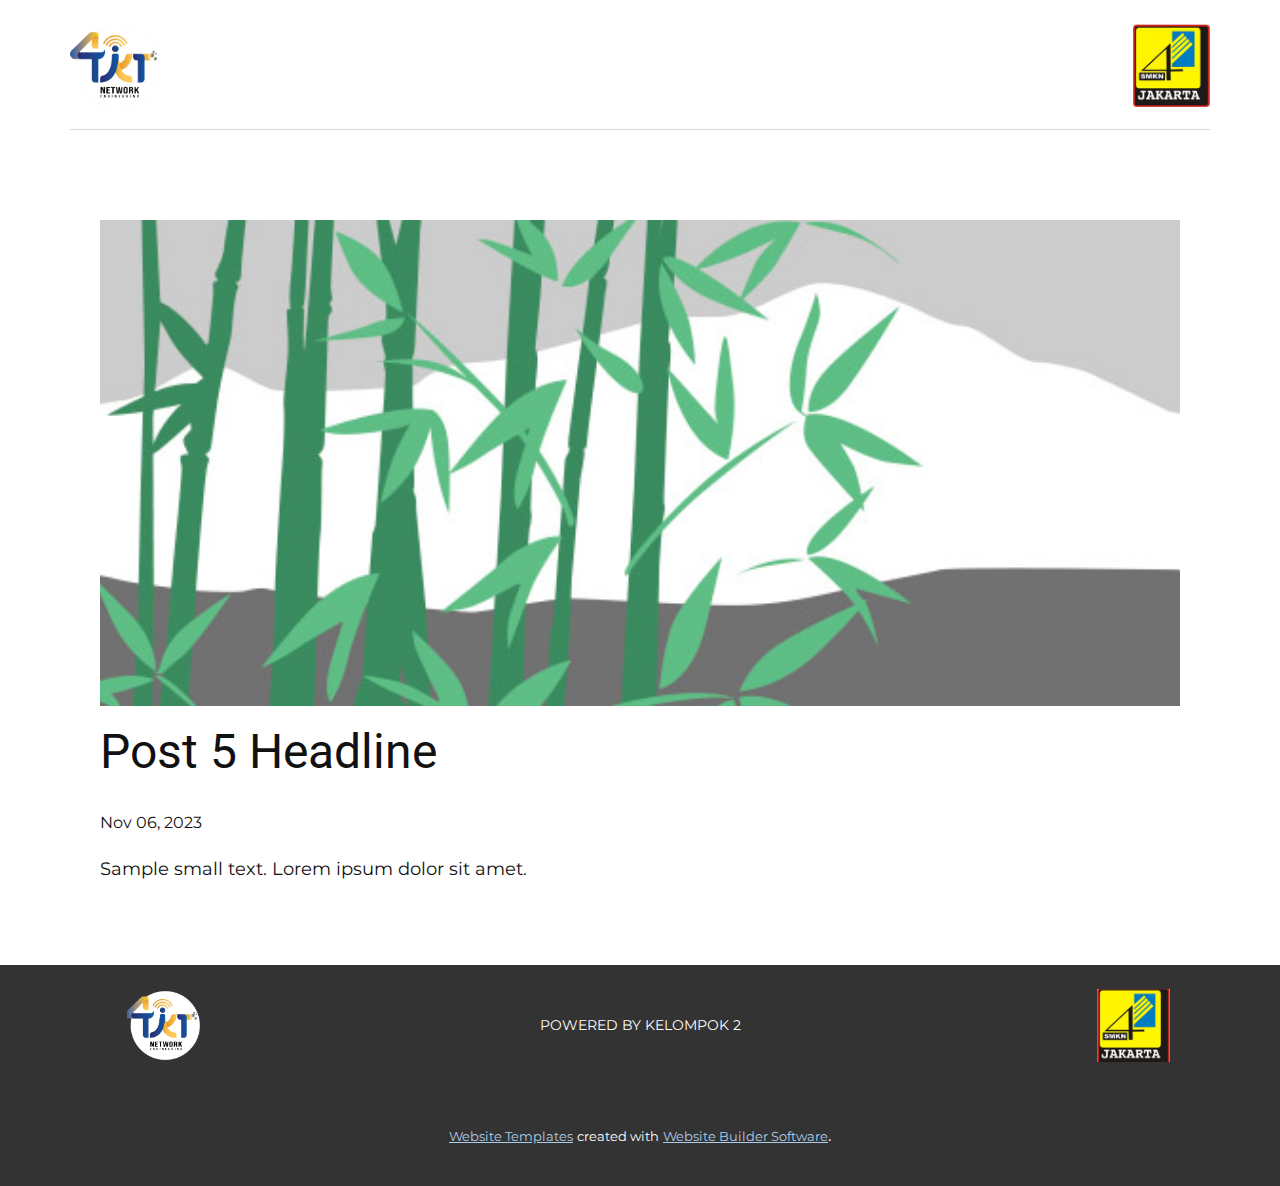
<file: blog/post-4.html>
<!DOCTYPE html>
<html style="font-size: 16px;" lang="en"><head>
    <meta name="viewport" content="width=device-width, initial-scale=1.0">
    <meta charset="utf-8">
    <meta name="keywords" content="Post 1 Headline">
    <meta name="description" content="">
    <title>Post 5 Headline</title>
    <link rel="stylesheet" href="../nicepage.css" media="screen">
<link rel="stylesheet" href="../Post-Template.css" media="screen">
    <script class="u-script" type="text/javascript" src="../jquery.js" defer=""></script>
    <script class="u-script" type="text/javascript" src="../nicepage.js" defer=""></script>
    <meta name="generator" content="Nicepage 6.5.3, nicepage.com">
    <link id="u-theme-google-font" rel="stylesheet" href="https://fonts.googleapis.com/css?family=Roboto:100,100i,300,300i,400,400i,500,500i,700,700i,900,900i|Montserrat:100,100i,200,200i,300,300i,400,400i,500,500i,600,600i,700,700i,800,800i,900,900i">
    
    
    
    <script type="application/ld+json">{
		"@context": "http://schema.org",
		"@type": "Organization",
		"name": "",
		"logo": "images/logotkj-removebg-preview.png"
}</script>
    <meta name="theme-color" content="#478ac9">
  <meta data-intl-tel-input-cdn-path="intlTelInput/"></head>
  <body data-path-to-root="./" data-include-products="false" class="u-body u-xl-mode" data-lang="en"><header class="u-header" id="sec-1265" data-animation-name="" data-animation-duration="0" data-animation-delay="0" data-animation-direction=""><div class="u-clearfix u-sheet u-sheet-1">
        <a href="https://nicepage.com" class="u-image u-logo u-image-1" data-image-width="512" data-image-height="488">
          <img src="../images/logotkj-removebg-preview.png" class="u-logo-image u-logo-image-1" data-image-width="80">
        </a>
        <nav class="u-menu u-menu-one-level u-offcanvas u-menu-1">
          <div class="menu-collapse" style="font-size: 1.125rem; letter-spacing: 0px; text-transform: uppercase; font-weight: 700;">
            <a class="u-button-style u-custom-active-border-color u-custom-active-color u-custom-border u-custom-border-color u-custom-borders u-custom-hover-border-color u-custom-hover-color u-custom-left-right-menu-spacing u-custom-text-active-color u-custom-text-color u-custom-text-hover-color u-custom-text-shadow u-custom-top-bottom-menu-spacing u-nav-link" href="#">
              <svg class="u-svg-link" viewBox="0 0 24 24"><use xmlns:xlink="http://www.w3.org/1999/xlink" xlink:href="#svg-12d5"></use></svg>
              <svg class="u-svg-content" version="1.1" id="svg-12d5" viewBox="0 0 16 16" x="0px" y="0px" xmlns:xlink="http://www.w3.org/1999/xlink" xmlns="http://www.w3.org/2000/svg"><g><rect y="1" width="16" height="2"></rect><rect y="7" width="16" height="2"></rect><rect y="13" width="16" height="2"></rect>
</g></svg>
            </a>
          </div>
          <div class="u-custom-menu u-nav-container">
            <ul class="u-custom-font u-nav u-spacing-30 u-text-font u-unstyled u-nav-1"><li class="u-nav-item"><a class="u-border-2 u-border-active-palette-4-dark-1 u-border-hover-palette-4-dark-1 u-border-no-left u-border-no-right u-border-no-top u-button-style u-nav-link u-text-active-palette-4-light-1 u-text-hover-palette-4-light-2 u-text-white" href="../Home.html" style="padding: 10px 0px;">Home</a>
</li><li class="u-nav-item"><a class="u-border-2 u-border-active-palette-4-dark-1 u-border-hover-palette-4-dark-1 u-border-no-left u-border-no-right u-border-no-top u-button-style u-nav-link u-text-active-palette-4-light-1 u-text-hover-palette-4-light-2 u-text-white" href="../Tujuan.html" style="padding: 10px 0px;">Tujuan</a>
</li><li class="u-nav-item"><a class="u-border-2 u-border-active-palette-4-dark-1 u-border-hover-palette-4-dark-1 u-border-no-left u-border-no-right u-border-no-top u-button-style u-nav-link u-text-active-palette-4-light-1 u-text-hover-palette-4-light-2 u-text-white" href="../Sejarah.html" style="padding: 10px 0px;">Sejarah</a>
</li><li class="u-nav-item"><a class="u-border-2 u-border-active-palette-4-dark-1 u-border-hover-palette-4-dark-1 u-border-no-left u-border-no-right u-border-no-top u-button-style u-nav-link u-text-active-palette-4-light-1 u-text-hover-palette-4-light-2 u-text-white" href="../Pengaplikasian.html" style="padding: 10px 0px;">Pengaplikasian</a>
</li></ul>
          </div>
          <div class="u-custom-menu u-nav-container-collapse">
            <div class="u-black u-container-style u-inner-container-layout u-opacity u-opacity-95 u-sidenav">
              <div class="u-inner-container-layout u-sidenav-overflow">
                <div class="u-menu-close"></div>
                <ul class="u-align-center u-nav u-popupmenu-items u-unstyled u-nav-2"><li class="u-nav-item"><a class="u-button-style u-nav-link" href="../Home.html">Home</a>
</li><li class="u-nav-item"><a class="u-button-style u-nav-link" href="../Tujuan.html">Tujuan</a>
</li><li class="u-nav-item"><a class="u-button-style u-nav-link" href="../Sejarah.html">Sejarah</a>
</li><li class="u-nav-item"><a class="u-button-style u-nav-link" href="../Pengaplikasian.html">Pengaplikasian</a>
</li></ul>
              </div>
            </div>
            <div class="u-black u-menu-overlay u-opacity u-opacity-70"></div>
          </div>
        </nav>
        <a href="https://nicepage.com" class="u-image u-logo u-image-2" data-image-width="651" data-image-height="692">
          <img src="../images/WhatsAppImage2024-02-29at13.56.31_9aa64351.jpg" class="u-logo-image u-logo-image-2" data-image-width="80">
        </a>
        <div class="u-border-1 u-border-grey-15 u-expanded-width u-line u-line-horizontal u-line-1"></div>
      </div></header>
    <section class="u-align-center u-clearfix u-section-1" id="sec-125f">
      <div class="u-clearfix u-sheet u-valign-middle-md u-valign-middle-sm u-valign-middle-xs u-sheet-1"><!--post_details--><!--post_details_options_json--><!--{"source":""}--><!--/post_details_options_json--><!--blog_post-->
        <div class="u-container-style u-expanded-width u-post-details u-post-details-1">
          <div class="u-container-layout u-valign-middle u-container-layout-1"><!--blog_post_image-->
            <img alt="" class="u-blog-control u-expanded-width u-image u-image-default u-image-1" src="../images/68f64b9d.jpeg"><!--/blog_post_image--><!--blog_post_header-->
            <h2 class="u-blog-control u-text u-text-1">Post 5 Headline</h2><!--/blog_post_header--><!--blog_post_metadata-->
            <div class="u-blog-control u-metadata u-metadata-1"><!--blog_post_metadata_date-->
              <span class="u-meta-date u-meta-icon">Nov 06, 2023</span><!--/blog_post_metadata_date--><!--blog_post_metadata_category-->
              <!--/blog_post_metadata_category--><!--blog_post_metadata_comments-->
              <!--/blog_post_metadata_comments-->
            </div><!--/blog_post_metadata--><!--blog_post_content-->
            <div class="u-align-justify u-blog-control u-post-content u-text u-text-2 fr-view">
  Sample small text. Lorem ipsum dolor sit amet.
  </div><!--/blog_post_content-->
          </div>
        </div><!--/blog_post--><!--/post_details-->
      </div>
    </section>
    
    
    
    <footer class="u-align-center u-clearfix u-footer u-grey-80 u-footer" id="sec-96cf"><div class="u-clearfix u-sheet u-sheet-1">
        <p class="u-small-text u-text u-text-variant u-text-1">POWERED BY KELOMPOK 2</p>
        <img class="u-image u-image-default u-image-1" src="../images/WhatsAppImage2024-02-29at13.56.31_9aa64351.jpg" alt="" data-image-width="651" data-image-height="692">
        <img class="u-image u-image-default u-image-2" src="../images/logotkj-removebg-preview.png" alt="" data-image-width="512" data-image-height="488">
      </div></footer>
    <section class="u-backlink u-clearfix u-grey-80">
      <a class="u-link" href="https://nicepage.com/website-templates" target="_blank">
        <span>Website Templates</span>
      </a>
      <p class="u-text">
        <span>created with</span>
      </p>
      <a class="u-link" href="" target="_blank">
        <span>Website Builder Software</span>
      </a>. 
    </section>
  
</body></html>
</file>
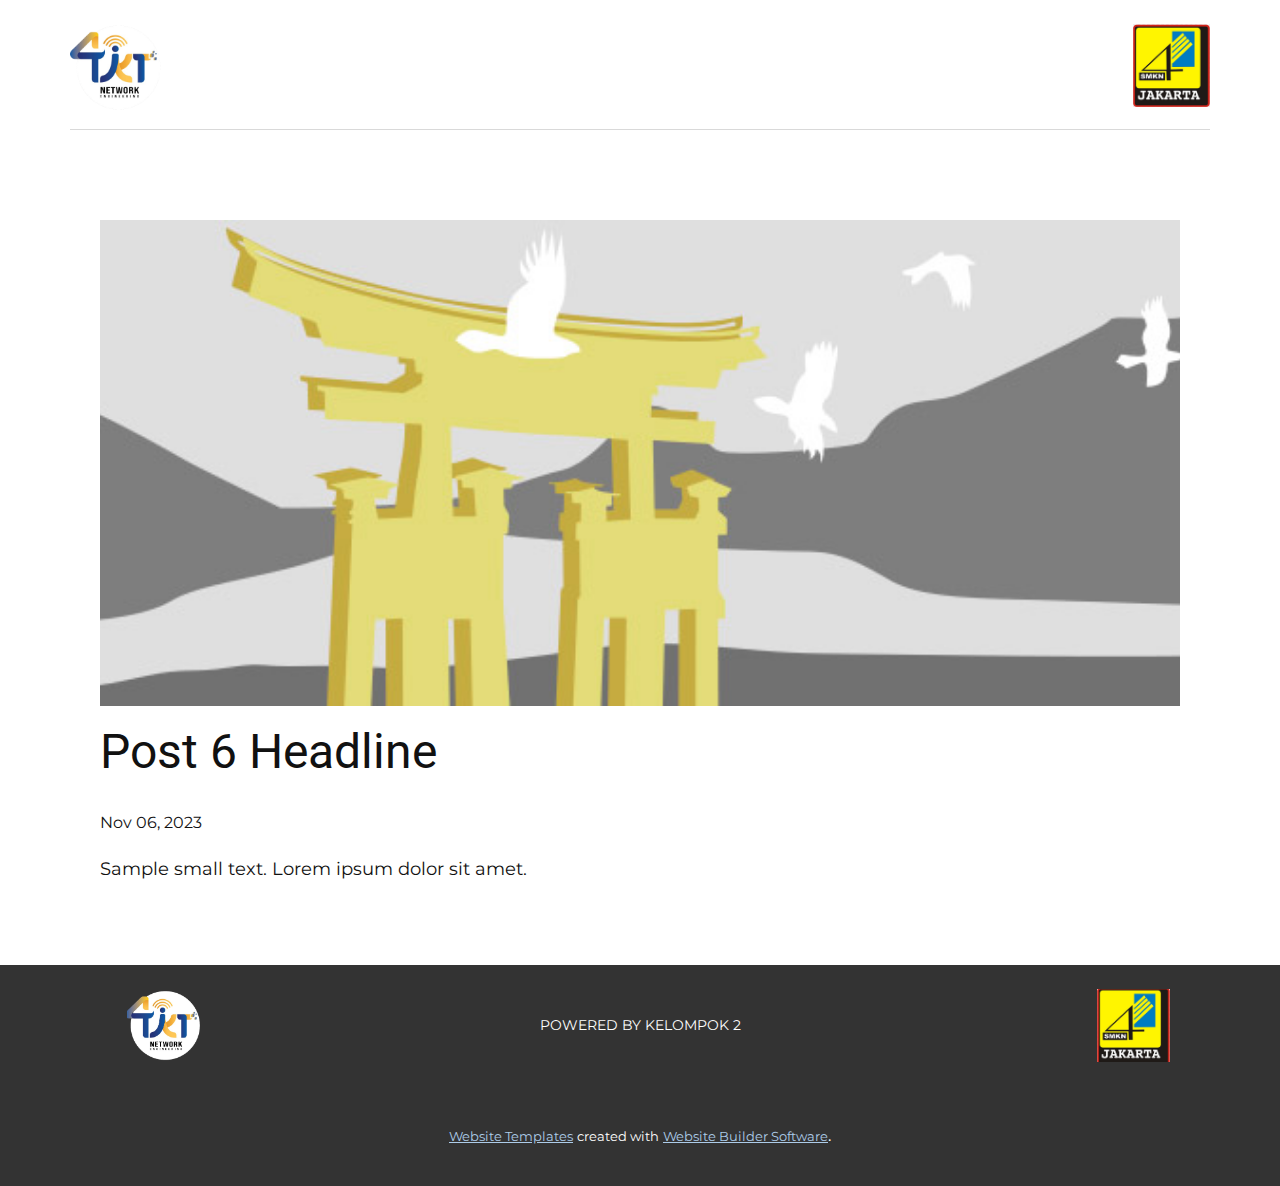
<file: blog/post-5.html>
<!DOCTYPE html>
<html style="font-size: 16px;" lang="en"><head>
    <meta name="viewport" content="width=device-width, initial-scale=1.0">
    <meta charset="utf-8">
    <meta name="keywords" content="Post 1 Headline">
    <meta name="description" content="">
    <title>Post 6 Headline</title>
    <link rel="stylesheet" href="../nicepage.css" media="screen">
<link rel="stylesheet" href="../Post-Template.css" media="screen">
    <script class="u-script" type="text/javascript" src="../jquery.js" defer=""></script>
    <script class="u-script" type="text/javascript" src="../nicepage.js" defer=""></script>
    <meta name="generator" content="Nicepage 6.5.3, nicepage.com">
    <link id="u-theme-google-font" rel="stylesheet" href="https://fonts.googleapis.com/css?family=Roboto:100,100i,300,300i,400,400i,500,500i,700,700i,900,900i|Montserrat:100,100i,200,200i,300,300i,400,400i,500,500i,600,600i,700,700i,800,800i,900,900i">
    
    
    
    <script type="application/ld+json">{
		"@context": "http://schema.org",
		"@type": "Organization",
		"name": "",
		"logo": "images/logotkj-removebg-preview.png"
}</script>
    <meta name="theme-color" content="#478ac9">
  <meta data-intl-tel-input-cdn-path="intlTelInput/"></head>
  <body data-path-to-root="./" data-include-products="false" class="u-body u-xl-mode" data-lang="en"><header class="u-header" id="sec-1265" data-animation-name="" data-animation-duration="0" data-animation-delay="0" data-animation-direction=""><div class="u-clearfix u-sheet u-sheet-1">
        <a href="https://nicepage.com" class="u-image u-logo u-image-1" data-image-width="512" data-image-height="488">
          <img src="../images/logotkj-removebg-preview.png" class="u-logo-image u-logo-image-1" data-image-width="80">
        </a>
        <nav class="u-menu u-menu-one-level u-offcanvas u-menu-1">
          <div class="menu-collapse" style="font-size: 1.125rem; letter-spacing: 0px; text-transform: uppercase; font-weight: 700;">
            <a class="u-button-style u-custom-active-border-color u-custom-active-color u-custom-border u-custom-border-color u-custom-borders u-custom-hover-border-color u-custom-hover-color u-custom-left-right-menu-spacing u-custom-text-active-color u-custom-text-color u-custom-text-hover-color u-custom-text-shadow u-custom-top-bottom-menu-spacing u-nav-link" href="#">
              <svg class="u-svg-link" viewBox="0 0 24 24"><use xmlns:xlink="http://www.w3.org/1999/xlink" xlink:href="#svg-12d5"></use></svg>
              <svg class="u-svg-content" version="1.1" id="svg-12d5" viewBox="0 0 16 16" x="0px" y="0px" xmlns:xlink="http://www.w3.org/1999/xlink" xmlns="http://www.w3.org/2000/svg"><g><rect y="1" width="16" height="2"></rect><rect y="7" width="16" height="2"></rect><rect y="13" width="16" height="2"></rect>
</g></svg>
            </a>
          </div>
          <div class="u-custom-menu u-nav-container">
            <ul class="u-custom-font u-nav u-spacing-30 u-text-font u-unstyled u-nav-1"><li class="u-nav-item"><a class="u-border-2 u-border-active-palette-4-dark-1 u-border-hover-palette-4-dark-1 u-border-no-left u-border-no-right u-border-no-top u-button-style u-nav-link u-text-active-palette-4-light-1 u-text-hover-palette-4-light-2 u-text-white" href="../Home.html" style="padding: 10px 0px;">Home</a>
</li><li class="u-nav-item"><a class="u-border-2 u-border-active-palette-4-dark-1 u-border-hover-palette-4-dark-1 u-border-no-left u-border-no-right u-border-no-top u-button-style u-nav-link u-text-active-palette-4-light-1 u-text-hover-palette-4-light-2 u-text-white" href="../Tujuan.html" style="padding: 10px 0px;">Tujuan</a>
</li><li class="u-nav-item"><a class="u-border-2 u-border-active-palette-4-dark-1 u-border-hover-palette-4-dark-1 u-border-no-left u-border-no-right u-border-no-top u-button-style u-nav-link u-text-active-palette-4-light-1 u-text-hover-palette-4-light-2 u-text-white" href="../Sejarah.html" style="padding: 10px 0px;">Sejarah</a>
</li><li class="u-nav-item"><a class="u-border-2 u-border-active-palette-4-dark-1 u-border-hover-palette-4-dark-1 u-border-no-left u-border-no-right u-border-no-top u-button-style u-nav-link u-text-active-palette-4-light-1 u-text-hover-palette-4-light-2 u-text-white" href="../Pengaplikasian.html" style="padding: 10px 0px;">Pengaplikasian</a>
</li></ul>
          </div>
          <div class="u-custom-menu u-nav-container-collapse">
            <div class="u-black u-container-style u-inner-container-layout u-opacity u-opacity-95 u-sidenav">
              <div class="u-inner-container-layout u-sidenav-overflow">
                <div class="u-menu-close"></div>
                <ul class="u-align-center u-nav u-popupmenu-items u-unstyled u-nav-2"><li class="u-nav-item"><a class="u-button-style u-nav-link" href="../Home.html">Home</a>
</li><li class="u-nav-item"><a class="u-button-style u-nav-link" href="../Tujuan.html">Tujuan</a>
</li><li class="u-nav-item"><a class="u-button-style u-nav-link" href="../Sejarah.html">Sejarah</a>
</li><li class="u-nav-item"><a class="u-button-style u-nav-link" href="../Pengaplikasian.html">Pengaplikasian</a>
</li></ul>
              </div>
            </div>
            <div class="u-black u-menu-overlay u-opacity u-opacity-70"></div>
          </div>
        </nav>
        <a href="https://nicepage.com" class="u-image u-logo u-image-2" data-image-width="651" data-image-height="692">
          <img src="../images/WhatsAppImage2024-02-29at13.56.31_9aa64351.jpg" class="u-logo-image u-logo-image-2" data-image-width="80">
        </a>
        <div class="u-border-1 u-border-grey-15 u-expanded-width u-line u-line-horizontal u-line-1"></div>
      </div></header>
    <section class="u-align-center u-clearfix u-section-1" id="sec-125f">
      <div class="u-clearfix u-sheet u-valign-middle-md u-valign-middle-sm u-valign-middle-xs u-sheet-1"><!--post_details--><!--post_details_options_json--><!--{"source":""}--><!--/post_details_options_json--><!--blog_post-->
        <div class="u-container-style u-expanded-width u-post-details u-post-details-1">
          <div class="u-container-layout u-valign-middle u-container-layout-1"><!--blog_post_image-->
            <img alt="" class="u-blog-control u-expanded-width u-image u-image-default u-image-1" src="../images/8ad73f3c.jpeg"><!--/blog_post_image--><!--blog_post_header-->
            <h2 class="u-blog-control u-text u-text-1">Post 6 Headline</h2><!--/blog_post_header--><!--blog_post_metadata-->
            <div class="u-blog-control u-metadata u-metadata-1"><!--blog_post_metadata_date-->
              <span class="u-meta-date u-meta-icon">Nov 06, 2023</span><!--/blog_post_metadata_date--><!--blog_post_metadata_category-->
              <!--/blog_post_metadata_category--><!--blog_post_metadata_comments-->
              <!--/blog_post_metadata_comments-->
            </div><!--/blog_post_metadata--><!--blog_post_content-->
            <div class="u-align-justify u-blog-control u-post-content u-text u-text-2 fr-view">
  Sample small text. Lorem ipsum dolor sit amet.
  </div><!--/blog_post_content-->
          </div>
        </div><!--/blog_post--><!--/post_details-->
      </div>
    </section>
    
    
    
    <footer class="u-align-center u-clearfix u-footer u-grey-80 u-footer" id="sec-96cf"><div class="u-clearfix u-sheet u-sheet-1">
        <p class="u-small-text u-text u-text-variant u-text-1">POWERED BY KELOMPOK 2</p>
        <img class="u-image u-image-default u-image-1" src="../images/WhatsAppImage2024-02-29at13.56.31_9aa64351.jpg" alt="" data-image-width="651" data-image-height="692">
        <img class="u-image u-image-default u-image-2" src="../images/logotkj-removebg-preview.png" alt="" data-image-width="512" data-image-height="488">
      </div></footer>
    <section class="u-backlink u-clearfix u-grey-80">
      <a class="u-link" href="https://nicepage.com/website-templates" target="_blank">
        <span>Website Templates</span>
      </a>
      <p class="u-text">
        <span>created with</span>
      </p>
      <a class="u-link" href="" target="_blank">
        <span>Website Builder Software</span>
      </a>. 
    </section>
  
</body></html>
</file>
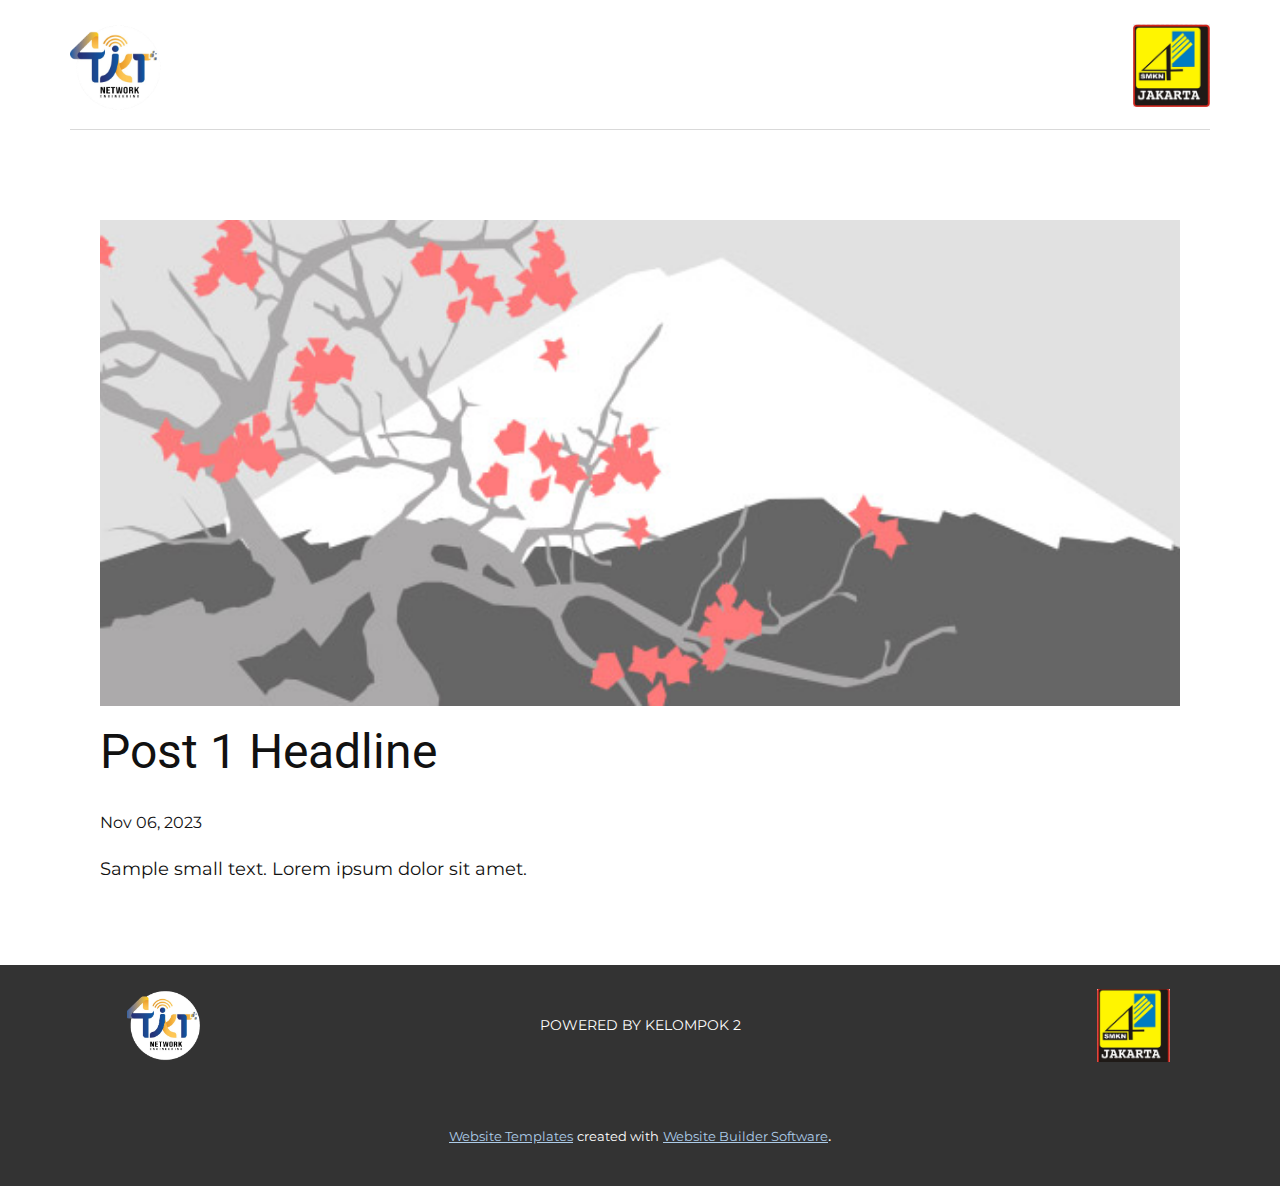
<file: blog/post.html>
<!DOCTYPE html>
<html style="font-size: 16px;" lang="en"><head>
    <meta name="viewport" content="width=device-width, initial-scale=1.0">
    <meta charset="utf-8">
    <meta name="keywords" content="Post 1 Headline">
    <meta name="description" content="">
    <title>Post 1 Headline</title>
    <link rel="stylesheet" href="../nicepage.css" media="screen">
<link rel="stylesheet" href="../Post-Template.css" media="screen">
    <script class="u-script" type="text/javascript" src="../jquery.js" defer=""></script>
    <script class="u-script" type="text/javascript" src="../nicepage.js" defer=""></script>
    <meta name="generator" content="Nicepage 6.5.3, nicepage.com">
    <link id="u-theme-google-font" rel="stylesheet" href="https://fonts.googleapis.com/css?family=Roboto:100,100i,300,300i,400,400i,500,500i,700,700i,900,900i|Montserrat:100,100i,200,200i,300,300i,400,400i,500,500i,600,600i,700,700i,800,800i,900,900i">
    
    
    
    <script type="application/ld+json">{
		"@context": "http://schema.org",
		"@type": "Organization",
		"name": "",
		"logo": "images/logotkj-removebg-preview.png"
}</script>
    <meta name="theme-color" content="#478ac9">
  <meta data-intl-tel-input-cdn-path="intlTelInput/"></head>
  <body data-path-to-root="./" data-include-products="false" class="u-body u-xl-mode" data-lang="en"><header class="u-header" id="sec-1265" data-animation-name="" data-animation-duration="0" data-animation-delay="0" data-animation-direction=""><div class="u-clearfix u-sheet u-sheet-1">
        <a href="https://nicepage.com" class="u-image u-logo u-image-1" data-image-width="512" data-image-height="488">
          <img src="../images/logotkj-removebg-preview.png" class="u-logo-image u-logo-image-1" data-image-width="80">
        </a>
        <nav class="u-menu u-menu-one-level u-offcanvas u-menu-1">
          <div class="menu-collapse" style="font-size: 1.125rem; letter-spacing: 0px; text-transform: uppercase; font-weight: 700;">
            <a class="u-button-style u-custom-active-border-color u-custom-active-color u-custom-border u-custom-border-color u-custom-borders u-custom-hover-border-color u-custom-hover-color u-custom-left-right-menu-spacing u-custom-text-active-color u-custom-text-color u-custom-text-hover-color u-custom-text-shadow u-custom-top-bottom-menu-spacing u-nav-link" href="#">
              <svg class="u-svg-link" viewBox="0 0 24 24"><use xmlns:xlink="http://www.w3.org/1999/xlink" xlink:href="#svg-12d5"></use></svg>
              <svg class="u-svg-content" version="1.1" id="svg-12d5" viewBox="0 0 16 16" x="0px" y="0px" xmlns:xlink="http://www.w3.org/1999/xlink" xmlns="http://www.w3.org/2000/svg"><g><rect y="1" width="16" height="2"></rect><rect y="7" width="16" height="2"></rect><rect y="13" width="16" height="2"></rect>
</g></svg>
            </a>
          </div>
          <div class="u-custom-menu u-nav-container">
            <ul class="u-custom-font u-nav u-spacing-30 u-text-font u-unstyled u-nav-1"><li class="u-nav-item"><a class="u-border-2 u-border-active-palette-4-dark-1 u-border-hover-palette-4-dark-1 u-border-no-left u-border-no-right u-border-no-top u-button-style u-nav-link u-text-active-palette-4-light-1 u-text-hover-palette-4-light-2 u-text-white" href="../Home.html" style="padding: 10px 0px;">Home</a>
</li><li class="u-nav-item"><a class="u-border-2 u-border-active-palette-4-dark-1 u-border-hover-palette-4-dark-1 u-border-no-left u-border-no-right u-border-no-top u-button-style u-nav-link u-text-active-palette-4-light-1 u-text-hover-palette-4-light-2 u-text-white" href="../Tujuan.html" style="padding: 10px 0px;">Tujuan</a>
</li><li class="u-nav-item"><a class="u-border-2 u-border-active-palette-4-dark-1 u-border-hover-palette-4-dark-1 u-border-no-left u-border-no-right u-border-no-top u-button-style u-nav-link u-text-active-palette-4-light-1 u-text-hover-palette-4-light-2 u-text-white" href="../Sejarah.html" style="padding: 10px 0px;">Sejarah</a>
</li><li class="u-nav-item"><a class="u-border-2 u-border-active-palette-4-dark-1 u-border-hover-palette-4-dark-1 u-border-no-left u-border-no-right u-border-no-top u-button-style u-nav-link u-text-active-palette-4-light-1 u-text-hover-palette-4-light-2 u-text-white" href="../Pengaplikasian.html" style="padding: 10px 0px;">Pengaplikasian</a>
</li></ul>
          </div>
          <div class="u-custom-menu u-nav-container-collapse">
            <div class="u-black u-container-style u-inner-container-layout u-opacity u-opacity-95 u-sidenav">
              <div class="u-inner-container-layout u-sidenav-overflow">
                <div class="u-menu-close"></div>
                <ul class="u-align-center u-nav u-popupmenu-items u-unstyled u-nav-2"><li class="u-nav-item"><a class="u-button-style u-nav-link" href="../Home.html">Home</a>
</li><li class="u-nav-item"><a class="u-button-style u-nav-link" href="../Tujuan.html">Tujuan</a>
</li><li class="u-nav-item"><a class="u-button-style u-nav-link" href="../Sejarah.html">Sejarah</a>
</li><li class="u-nav-item"><a class="u-button-style u-nav-link" href="../Pengaplikasian.html">Pengaplikasian</a>
</li></ul>
              </div>
            </div>
            <div class="u-black u-menu-overlay u-opacity u-opacity-70"></div>
          </div>
        </nav>
        <a href="https://nicepage.com" class="u-image u-logo u-image-2" data-image-width="651" data-image-height="692">
          <img src="../images/WhatsAppImage2024-02-29at13.56.31_9aa64351.jpg" class="u-logo-image u-logo-image-2" data-image-width="80">
        </a>
        <div class="u-border-1 u-border-grey-15 u-expanded-width u-line u-line-horizontal u-line-1"></div>
      </div></header>
    <section class="u-align-center u-clearfix u-section-1" id="sec-125f">
      <div class="u-clearfix u-sheet u-valign-middle-md u-valign-middle-sm u-valign-middle-xs u-sheet-1"><!--post_details--><!--post_details_options_json--><!--{"source":""}--><!--/post_details_options_json--><!--blog_post-->
        <div class="u-container-style u-expanded-width u-post-details u-post-details-1">
          <div class="u-container-layout u-valign-middle u-container-layout-1"><!--blog_post_image-->
            <img alt="" class="u-blog-control u-expanded-width u-image u-image-default u-image-1" src="../images/0fd3416c.jpeg"><!--/blog_post_image--><!--blog_post_header-->
            <h2 class="u-blog-control u-text u-text-1">Post 1 Headline</h2><!--/blog_post_header--><!--blog_post_metadata-->
            <div class="u-blog-control u-metadata u-metadata-1"><!--blog_post_metadata_date-->
              <span class="u-meta-date u-meta-icon">Nov 06, 2023</span><!--/blog_post_metadata_date--><!--blog_post_metadata_category-->
              <!--/blog_post_metadata_category--><!--blog_post_metadata_comments-->
              <!--/blog_post_metadata_comments-->
            </div><!--/blog_post_metadata--><!--blog_post_content-->
            <div class="u-align-justify u-blog-control u-post-content u-text u-text-2 fr-view">
  Sample small text. Lorem ipsum dolor sit amet.
  </div><!--/blog_post_content-->
          </div>
        </div><!--/blog_post--><!--/post_details-->
      </div>
    </section>
    
    
    
    <footer class="u-align-center u-clearfix u-footer u-grey-80 u-footer" id="sec-96cf"><div class="u-clearfix u-sheet u-sheet-1">
        <p class="u-small-text u-text u-text-variant u-text-1">POWERED BY KELOMPOK 2</p>
        <img class="u-image u-image-default u-image-1" src="../images/WhatsAppImage2024-02-29at13.56.31_9aa64351.jpg" alt="" data-image-width="651" data-image-height="692">
        <img class="u-image u-image-default u-image-2" src="../images/logotkj-removebg-preview.png" alt="" data-image-width="512" data-image-height="488">
      </div></footer>
    <section class="u-backlink u-clearfix u-grey-80">
      <a class="u-link" href="https://nicepage.com/website-templates" target="_blank">
        <span>Website Templates</span>
      </a>
      <p class="u-text">
        <span>created with</span>
      </p>
      <a class="u-link" href="" target="_blank">
        <span>Website Builder Software</span>
      </a>. 
    </section>
  
</body></html>
</file>
